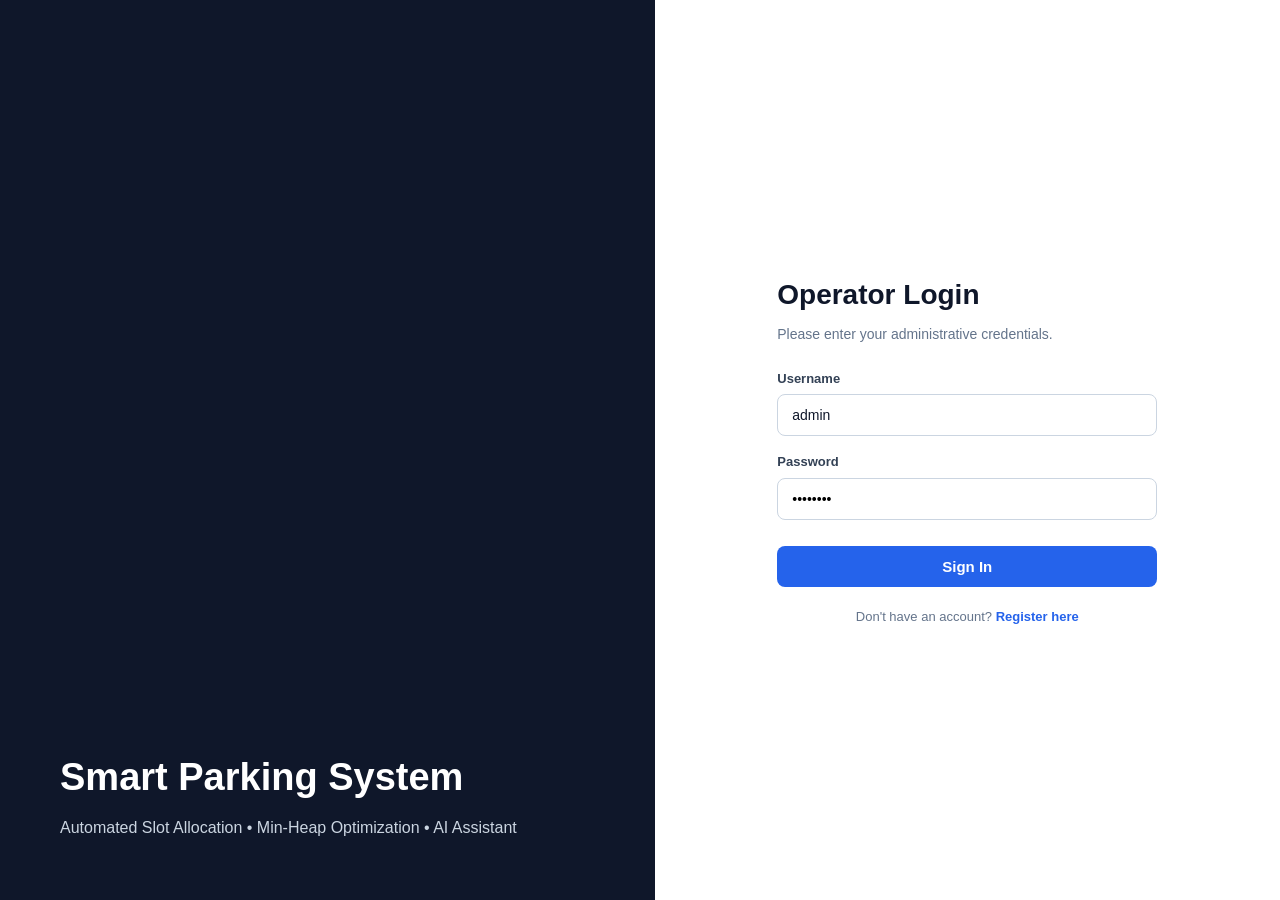
<file: index.html>
<!DOCTYPE html>
<html lang="en">
<head>
    <meta charset="UTF-8">
    <meta name="viewport" content="width=device-width, initial-scale=1.0">
    <title>Smart Parking Management Dashboard</title>
    <link rel="preconnect" href="https://fonts.googleapis.com">
    <link rel="preconnect" href="https://fonts.gstatic.com" crossorigin>
    <link href="https://fonts.googleapis.com/css2?family=Plus+Jakarta+Sans:wght@400;500;600;700;800&family=JetBrains+Mono:wght@500;700&display=swap" rel="stylesheet">
    <link rel="stylesheet" href="style.css">
</head>
<body class="dashboard-body">

    <!-- Top Navigation Bar -->
    <header class="top-nav">
        <div class="nav-brand">
            <div class="brand-icon">🅿️</div>
            <div class="brand-text">
                <h1>YuktiTech <span>OS</span></h1>
                <div class="brand-status">
                    <span class="pulse-indicator"></span>
                    <span class="status-label">System Active</span>
                </div>
            </div>
        </div>

        <div class="nav-search-wrapper">
            <span class="search-icon">🔍</span>
            <input type="text" id="slotSearchInput" placeholder="     Search slot ID or plate number (e.g. DL-01, C-1)..." oninput="handleSearch()">
            <button id="clearSearchBtn" class="clear-search-btn" onclick="clearSearch()" title="Clear Search">✕</button>
        </div>

        <div class="nav-center-clock">
            <div class="clock-time" id="clockTime">--:--:--</div>
            <div class="clock-date" id="clockDate">-- --- ----</div>
        </div>

        <div class="nav-actions">
            <button id="audioToggleBtn" class="nav-pill-btn" onclick="toggleAudio()" title="Sound Effects">
                <span id="audioIcon">🔊</span>
            </button>
            <button id="fullscreenBtn" class="nav-pill-btn" onclick="toggleFullScreen()" title="Toggle Fullscreen">
                <span>⛶</span>
            </button>
            <button id="themeToggleBtn" onclick="toggleTheme()" class="nav-pill-btn theme-btn">
                <span id="themeIcon">🌙</span> <span id="themeText">Dark</span>
            </button>

            <div class="user-chip">
                <div class="user-avatar">👤</div>
                <div class="user-info">
                    <span class="user-role">Operator</span>
                    <b id="displayUser" class="user-name">Admin</b>
                </div>
            </div>

            <button onclick="logout()" class="btn-logout-nav" title="Logout">
                <span>Logout</span>
            </button>
        </div>
    </header>

    <!-- Main Full Screen Content Container -->
    <main class="main-viewport">
        
        <!-- Hero Banner with Slider & Capacity Overview -->
        <section class="hero-strip">
            <div class="hero-bg-container">
                <img id="sliderImage" 
                     src="https://images.unsplash.com/photo-1506521781263-d8422e82f27a?auto=format&fit=crop&w=1920&q=80" 
                     alt="Smart Parking Facility" 
                     class="hero-slider-img">
                <div class="hero-gradient-overlay"></div>
            </div>

            <div class="hero-content">
                <div class="hero-text-block">
                    <h2>Automated Parking & Intelligent Space Allocation</h2>
                    <p class="hero-badges">
                        <span class="badge-tech">⚡ Min-Heap Optimization</span>
                        <span class="badge-tech">🔄 FIFO Queue Waitlist</span>
                        <span class="badge-tech">⏱️ Live Dynamic Billing</span>
                        <span class="badge-tech">🤖 AI Parking Assistant</span>
                    </p>
                </div>

                <!-- Capacity Meter Card -->
                <div class="capacity-card">
                    <div class="capacity-header">
                        <span>Facility Capacity</span>
                        <strong id="occupancyRateText">0% Full</strong>
                    </div>
                    <div class="capacity-progress-track">
                        <div class="capacity-progress-bar" id="occupancyProgressBar" style="width: 0%;"></div>
                    </div>
                    <div class="capacity-details">
                        <span id="capacityBreakdown">0 / 0 Slots in Use</span>
                        <span id="capacityStatusBadge" class="badge-success">Optimal</span>
                    </div>
                </div>
            </div>
        </section>

        <!-- KPI Metrics Grid -->
        <section class="stats-row">
            <div class="stat-card" data-stat="total">
                <div class="stat-icon-wrap total">🅿️</div>
                <div class="stat-meta">
                    <span class="stat-title">Total Capacity</span>
                    <strong class="stat-val" id="stat-total">0</strong>
                </div>
            </div>

            <div class="stat-card" data-stat="available">
                <div class="stat-icon-wrap available">🟢</div>
                <div class="stat-meta">
                    <span class="stat-title">Available Spots</span>
                    <strong class="stat-val color-green" id="stat-free">0</strong>
                </div>
            </div>

            <div class="stat-card" data-stat="occupied">
                <div class="stat-icon-wrap occupied">🔴</div>
                <div class="stat-meta">
                    <span class="stat-title">Occupied Spots</span>
                    <strong class="stat-val color-red" id="stat-occupied">0</strong>
                </div>
            </div>

            <div class="stat-card" data-stat="waiting">
                <div class="stat-icon-wrap waiting">⏳</div>
                <div class="stat-meta">
                    <span class="stat-title">Waitlist Queue</span>
                    <strong class="stat-val color-orange" id="stat-wait">0</strong>
                </div>
            </div>

            <div class="stat-card" data-stat="revenue">
                <div class="stat-icon-wrap revenue">💰</div>
                <div class="stat-meta">
                    <span class="stat-title">Collected Revenue</span>
                    <strong class="stat-val color-blue" id="stat-revenue">₹0.00</strong>
                </div>
            </div>
        </section>

        <!-- Check-In & Check-Out Command Section -->
        <section class="panels-grid">
            <!-- Vehicle Check-In Panel -->
            <div class="panel-box checkin-panel">
                <div class="panel-header">
                    <div class="panel-title-group">
                        <span class="panel-icon">🚗</span>
                        <h3>Vehicle Check-In</h3>
                    </div>
                    <button type="button" class="btn-subtle" onclick="generateRandomPlate()" title="Generate Random Plate">
                        🎲 Sample Plate
                    </button>
                </div>
                
                <div class="form-row-checkin">
                    <div class="input-with-label flex-2">
                        <label for="entryNumber">License Plate Number</label>
                        <div class="input-prefix-box">
                            <span class="plate-flag">🇮🇳</span>
                            <input type="text" id="entryNumber" placeholder="DL-01-AB-1234" autocomplete="off" onkeypress="if(event.key==='Enter') sendParkRequest()">
                        </div>
                    </div>

                    <div class="input-with-label flex-1">
                        <label for="vehicleTypeSelect">Vehicle Category</label>
                        <select id="vehicleTypeSelect">
                            <option value="Car">🚗 Car (₹30/hr)</option>
                            <option value="Bike">🏍️ Bike (₹15/hr)</option>
                        </select>
                    </div>

                    <div class="action-btn-wrap">
                        <label class="invisible-label">Action</label>
                        <button class="btn-action-primary" onclick="sendParkRequest()" id="btnPark">
                            <span>Park Vehicle</span>
                            <kbd>Alt+P</kbd>
                        </button>
                    </div>
                </div>
            </div>

            <!-- Vehicle Check-Out Panel -->
            <div class="panel-box checkout-panel">
                <div class="panel-header">
                    <div class="panel-title-group">
                        <span class="panel-icon">🧾</span>
                        <h3>Vehicle Check-Out & Billing</h3>
                    </div>
                    <span class="subtle-info">Auto rate calculation</span>
                </div>

                <div class="form-row-checkout">
                    <div class="input-with-label flex-2">
                        <label for="exitNumber">Exit License Plate</label>
                        <input type="text" id="exitNumber" placeholder="Enter vehicle plate to vacate..." autocomplete="off" onkeypress="if(event.key==='Enter') sendExitRequest()">
                    </div>

                    <div class="action-btn-wrap">
                        <label class="invisible-label">Action</label>
                        <button class="btn-action-checkout" onclick="sendExitRequest()" id="btnExit">
                            <span>Vacate & Bill</span>
                            <kbd>Alt+E</kbd>
                        </button>
                    </div>
                </div>
            </div>
        </section>

        <!-- Interactive Parking Map Section -->
        <section class="parking-map-section" id="parkingMapSection" aria-labelledby="parkingMapTitle">
            <div class="parking-map-header">
                <div class="map-title-wrap">
                    <span class="map-eyebrow">REAL-TIME FACILITY TELEMETRY</span>
                    <h3 id="parkingMapTitle">🗺️ Interactive Parking Layout & Locations</h3>
                    <p class="map-subtitle">Click an available bay to park immediately, or click an occupied bay to inspect telemetry and vacate.</p>
                </div>

                <div class="map-header-controls">
                    <!-- Min-Heap Best Allocation Pill -->
                    <div class="map-heap-pill" id="mapHeapRecommendation" title="Min-Heap Nearest Free Slot">
                        <span class="heap-icon">⚡</span>
                        <span id="heapSlotText">Min-Heap: Calculating...</span>
                    </div>

                    <!-- View Switcher Tabs -->
                    <div class="map-view-tabs" role="tablist">
                        <button id="mapTabFloor" class="map-tab-btn active" onclick="switchMapView('floor')" role="tab" aria-selected="true">
                            🏢 2D Facility Layout
                        </button>
                        <button id="mapTabGeo" class="map-tab-btn" onclick="switchMapView('geo')" role="tab" aria-selected="false">
                            📍 Campus Location
                        </button>
                    </div>
                </div>
            </div>

            <!-- Map Status & Legend Bar -->
            <div class="map-legend-bar">
                <div class="map-legend-items">
                    <span class="legend-item"><span class="legend-dot available"></span> Available Bay</span>
                    <span class="legend-item"><span class="legend-dot occupied"></span> Occupied Bay</span>
                    <span class="legend-item"><span class="legend-dot best-fit"></span> Min-Heap Best-Fit</span>
                    <span class="legend-item"><span class="legend-icon">🚗</span> 4-Wheeler (₹30/hr)</span>
                    <span class="legend-item"><span class="legend-icon">🏍️</span> 2-Wheeler (₹15/hr)</span>
                </div>
                <div class="map-quick-stats" id="mapQuickStats">
                    <span>Cars: <b id="mapCarStats">0/4 Free</b></span>
                    <span>•</span>
                    <span>Bikes: <b id="mapBikeStats">0/4 Free</b></span>
                </div>
            </div>

            <!-- View 1: 2D Facility Floor Plan -->
            <div class="map-view-container" id="mapViewFloor">
                <div class="facility-canvas-frame">
                    
                    <!-- Entry Barrier Gate -->
                    <div class="gate-strip entry-gate">
                        <div class="gate-indicator">
                            <span class="gate-led pulse-green"></span>
                            <span class="gate-label">MAIN ENTRY GATE</span>
                            <span class="gate-flow-tag">↓ INBOUND (0m Baseline)</span>
                        </div>
                        <div class="gate-barrier-bar">
                            <div class="barrier-stripe"></div>
                            <span class="sensor-badge">RFID & Plate Sensor Active</span>
                        </div>
                    </div>

                    <!-- Zone A: Car Parking Wing -->
                    <div class="facility-parking-zone zone-cars">
                        <div class="zone-header">
                            <div class="zone-title-group">
                                <span class="zone-icon">🚗</span>
                                <h4>Zone A • 4-Wheeler Parking Bays</h4>
                            </div>
                            <span class="zone-badge">Max 4 Vehicles • Rate: ₹30/hr</span>
                        </div>
                        <div class="parking-bays-grid" id="mapCarBaysGrid">
                            <!-- Injected by JavaScript -->
                            <div class="map-loading-placeholder">Loading car bays...</div>
                        </div>
                    </div>

                    <!-- Central Drive Aisle / Traffic Arterial -->
                    <div class="facility-drive-aisle">
                        <div class="aisle-lane-edge top"></div>
                        <div class="aisle-content">
                            <div class="zebra-crossing" title="Pedestrian Crossing">
                                <span></span><span></span><span></span><span></span><span></span><span></span>
                            </div>
                            <div class="aisle-road-markings">
                                <span class="flow-arrow">◀ ENTRY FLOW</span>
                                <div class="dashed-centerline"></div>
                                <span class="flow-arrow">EXIT FLOW ▶</span>
                            </div>
                            <div class="aisle-speed-tag">MAX 10 KM/H</div>
                            <div class="zebra-crossing" title="Pedestrian Crossing">
                                <span></span><span></span><span></span><span></span><span></span><span></span>
                            </div>
                        </div>
                        <div class="aisle-lane-edge bottom"></div>
                    </div>

                    <!-- Zone B: Bike Parking Wing -->
                    <div class="facility-parking-zone zone-bikes">
                        <div class="zone-header">
                            <div class="zone-title-group">
                                <span class="zone-icon">🏍️</span>
                                <h4>Zone B • 2-Wheeler Motorcycle Bays</h4>
                            </div>
                            <span class="zone-badge">Max 4 Two-Wheelers • Rate: ₹15/hr</span>
                        </div>
                        <div class="parking-bays-grid" id="mapBikeBaysGrid">
                            <!-- Injected by JavaScript -->
                            <div class="map-loading-placeholder">Loading bike bays...</div>
                        </div>
                    </div>

                    <!-- Exit Barrier Gate -->
                    <div class="gate-strip exit-gate">
                        <div class="gate-indicator">
                            <span class="gate-led pulse-blue"></span>
                            <span class="gate-label">MAIN EXIT & BILLING BARRIER</span>
                            <span class="gate-flow-tag">↑ OUTBOUND</span>
                        </div>
                        <div class="gate-barrier-bar">
                            <div class="barrier-stripe exit-stripe"></div>
                            <span class="sensor-badge">Auto Ticket & FASTag Reader</span>
                        </div>
                    </div>

                </div>

                <!-- Interactive Slot Inspector Flyout -->
                <div class="bay-inspector-drawer" id="bayInspectorPanel">
                    <div class="inspector-prompt" id="inspectorPrompt">
                        <span class="inspector-prompt-icon">👆</span>
                        <span>Click any parking bay in Zone A or Zone B to inspect live telemetry, driver details, or execute quick check-in / check-out.</span>
                    </div>
                    <div class="inspector-content" id="inspectorContent" style="display: none;">
                        <!-- Injected via selectMapSlot() -->
                    </div>
                </div>
            </div>

            <!-- View 2: Geographic Campus / City Location View -->
            <div class="map-view-container" id="mapViewGeo" style="display: none;">
                <div class="geo-facility-card">
                    <div class="geo-map-visual">
                        <!-- Stylized Interactive Campus Map Vector -->
                        <div class="geo-canvas-backdrop">
                            <div class="geo-grid-pattern"></div>
                            <div class="geo-road road-expressway">
                                <span class="road-name">Tech Boulevard Expressway</span>
                            </div>
                            <div class="geo-road road-campus-loop">
                                <span class="road-name">Innovation Ring Road</span>
                            </div>
                            <div class="geo-building building-hub">
                                <span class="bldg-label">🏢 Tech Park Block A</span>
                            </div>
                            <div class="geo-building building-center">
                                <span class="bldg-label">🔬 R&D Center</span>
                            </div>

                            <!-- The Parking Facility Marker -->
                            <div class="geo-facility-pin">
                                <div class="pin-radar-ring"></div>
                                <div class="pin-marker-core">🅿️</div>
                                <div class="pin-tooltip">
                                    <strong>YuktiTech Smart Hub</strong>
                                    <span>Main Ground Facility</span>
                                </div>
                            </div>
                        </div>

                        <div class="geo-compass-rose">
                            <span class="compass-n">N</span>
                            <div class="compass-needle"></div>
                        </div>
                    </div>

                    <div class="geo-info-details">
                        <div class="geo-info-header">
                            <span class="geo-kicker">PREMISES DIRECTORY</span>
                            <h4>YuktiTech Smart Parking Facility</h4>
                            <p class="geo-address">📍 Block 4, North Tech Campus, Sector 62, Innovation Zone</p>
                        </div>

                        <div class="geo-meta-grid">
                            <div class="geo-meta-item">
                                <span class="geo-meta-label">GPS Coordinates</span>
                                <strong class="geo-meta-val">28.6139° N, 77.2090° E</strong>
                            </div>
                            <div class="geo-meta-item">
                                <span class="geo-meta-label">Total Bays</span>
                                <strong class="geo-meta-val" id="geoTotalBays">8 Active Bays</strong>
                            </div>
                            <div class="geo-meta-item">
                                <span class="geo-meta-label">Access Control</span>
                                <strong class="geo-meta-val color-green">24/7 Automated</strong>
                            </div>
                            <div class="geo-meta-item">
                                <span class="geo-meta-label">Facility Occupancy</span>
                                <strong class="geo-meta-val color-blue" id="geoOccupancyText">0% Full</strong>
                            </div>
                        </div>

                        <div class="geo-amenities-list">
                            <span class="amenity-chip">⚡ EV Charging Available</span>
                            <span class="amenity-chip">📹 24/7 CCTV Surveillance</span>
                            <span class="amenity-chip">♿ Accessible Ramp Access</span>
                            <span class="amenity-chip">🏷️ Automated RFID / FASTag</span>
                        </div>

                        <div class="geo-actions-row">
                            <button class="btn-subtle" onclick="switchMapView('floor')">
                                ⬅️ Back to 2D Bay Layout
                            </button>
                            <button class="btn-action-primary" onclick="showToast('GPS navigation link simulated. Destination: YuktiTech Smart Parking Facility.', 'info')">
                                🧭 Get Directions
                            </button>
                        </div>
                    </div>
                </div>
            </div>

        </section>

        <!-- Live Parking Grid Section -->
        <section class="grid-section">
            <div class="section-top-bar">
                <div class="section-title-wrap">
                    <h3>Live Parking Slots</h3>
                    <span class="section-badge" id="slotsCountBadge">Loading...</span>
                </div>

                <!-- Filter Chips -->
                <div class="filter-chips-group">
                    <button class="chip active" data-filter="all" onclick="setFilter('all', this)">All Slots</button>
                    <button class="chip" data-filter="available" onclick="setFilter('available', this)">🟢 Available</button>
                    <button class="chip" data-filter="occupied" onclick="setFilter('occupied', this)">🔴 Occupied</button>
                    <button class="chip" data-filter="car" onclick="setFilter('car', this)">🚗 Cars Only</button>
                    <button class="chip" data-filter="bike" onclick="setFilter('bike', this)">🏍️ Bikes Only</button>
                </div>
            </div>

            <!-- The Full-Screen Dynamic Grid -->
            <div class="slots-full-grid" id="slotsContainer">
                <!-- Injected via JavaScript -->
            </div>
        </section>

        <!-- Waitlist & Activity Log Row -->
        <section class="logs-dual-section">
            <!-- Waitlist Panel -->
            <div class="log-card waitlist-card">
                <div class="log-card-header">
                    <div class="log-title">
                        <span>⏳</span>
                        <h4>Waitlist (FIFO Queue)</h4>
                    </div>
                    <span class="queue-count-pill" id="queueBadge">0 in line</span>
                </div>
                <div class="waitlist-scroll-area">
                    <ol id="waitingListContainer" class="waitlist-list">
                        <li class="empty-state">No vehicles in waitlist.</li>
                    </ol>
                </div>
            </div>

            <!-- Recent Activity / Transactions Log -->
            <div class="log-card activity-card">
                <div class="log-card-header">
                    <div class="log-title">
                        <span>📋</span>
                        <h4>Recent Activity Log</h4>
                    </div>
                    <div class="log-actions">
                        <button class="btn-small-outline" onclick="exportActivityCSV()" title="Export CSV">
                            📥 Export CSV
                        </button>
                        <button class="btn-small-outline" onclick="clearActivityLog()" title="Clear Log">
                            🗑️ Clear
                        </button>
                    </div>
                </div>
                <div class="activity-table-scroll">
                    <table class="activity-table">
                        <thead>
                            <tr>
                                <th>Time</th>
                                <th>Action</th>
                                <th>Vehicle Plate</th>
                                <th>Category</th>
                                <th>Slot</th>
                                <th>Billed</th>
                            </tr>
                        </thead>
                        <tbody id="activityTableBody">
                            <tr>
                                <td colspan="6" class="empty-state">No recent activity logged yet.</td>
                            </tr>
                        </tbody>
                    </table>
                </div>
            </div>
        </section>

    </main>

    <!-- Receipt / Invoice Modal -->
    <div id="receiptModal" class="modal-backdrop">
        <div class="modal-card">
            <div class="receipt-header">
                <div class="receipt-logo">🅿️</div>
                <h3>Parking Receipt & Invoice</h3>
                <span class="receipt-sub">Smart Parking Automated Billing</span>
            </div>
            
            <div class="receipt-divider"></div>

            <div class="receipt-details">
                <div class="receipt-row"><span>Vehicle Plate:</span><strong id="r-plate">--</strong></div>
                <div class="receipt-row"><span>Assigned Slot:</span><b id="r-slot">--</b></div>
                <div class="receipt-row"><span>Vehicle Type:</span><span id="r-type">--</span></div>
                <div class="receipt-row"><span>Check-In Time:</span><span id="r-in">--</span></div>
                <div class="receipt-row"><span>Check-Out Time:</span><span id="r-out">--</span></div>
                <div class="receipt-row"><span>Billed Duration:</span><span id="r-dur">--</span></div>
                <div class="receipt-row total-highlight">
                    <span>Total Amount Due:</span>
                    <strong id="r-total">₹0.00</strong>
                </div>
            </div>

            <div class="receipt-footer-msg">Thank you for parking with us! Have a safe drive.</div>

            <div class="modal-buttons">
                <button onclick="window.print()" class="btn-print">🖨️ Print Ticket</button>
                <button onclick="closeReceipt()" class="btn-close">Close</button>
            </div>
        </div>
    </div>

    <!-- Quick Slot Check-in Modal -->
    <div id="quickParkModal" class="modal-backdrop">
        <div class="modal-card quick-park-card">
            <div class="receipt-header">
                <div class="receipt-logo">🅿️</div>
                <h3>Direct Slot Parking</h3>
                <span class="receipt-sub" id="quickParkSlotSubtitle">Slot Selected</span>
            </div>
            <div class="receipt-divider"></div>
            <div class="quick-park-form">
                <label for="quickParkPlate">License Plate Number</label>
                <div class="input-prefix-box">
                    <span class="plate-flag">🇮🇳</span>
                    <input type="text" id="quickParkPlate" placeholder="e.g. DL-01-AB-1234">
                </div>
                <input type="hidden" id="quickParkType">
            </div>
            <div class="modal-buttons" style="margin-top: 20px;">
                <button onclick="confirmQuickPark()" class="btn-action-primary">Confirm & Park</button>
                <button onclick="closeQuickPark()" class="btn-close">Cancel</button>
            </div>
        </div>
    </div>

    <!-- Toast Notification Container -->
    <div id="toastContainer" class="toast-container"></div>

    <!-- AI Assistant Floating Widget -->
    <div class="ai-chat-btn" onclick="toggleAIChat()" id="aiFloatingBtn" title="AI Assistant">
        <span class="ai-btn-icon">🤖</span>
        <span class="ai-btn-text">Ask AI Assistant</span>
        <span class="ai-pulse-ring"></span>
    </div>

    <div class="ai-chat-window" id="aiChatWindow">
        <div class="ai-chat-header">
            <div class="ai-header-info">
                <span class="ai-avatar">🤖</span>
                <div>
                    <strong>Parking AI Assistant</strong>
                    <span class="ai-subtext">Online • Natural Language</span>
                </div>
            </div>
            <button class="ai-close-btn" onclick="toggleAIChat()">✕</button>
        </div>

        <div class="ai-chips-bar">
            <button class="ai-prompt-chip" onclick="quickAIPrompt('How many free spots?')">Free spots?</button>
            <button class="ai-prompt-chip" onclick="quickAIPrompt('Show total revenue')">Revenue?</button>
            <button class="ai-prompt-chip" onclick="quickAIPrompt('Park car DL-01-AB-9999')">Park test car</button>
        </div>

        <div class="ai-messages" id="aiMessages">
            <div class="msg bot">
                Hello! I'm your Smart Parking Copilot. You can ask me to park vehicles, vacate slots, check free spaces, or review revenue in plain English.
            </div>
        </div>

        <div class="ai-input-area">
            <input type="text" id="aiUserInput" placeholder="e.g. Park car DL-02-CD-5678..." onkeypress="if(event.key === 'Enter') sendAIMessage()">
            <button onclick="sendAIMessage()">Send</button>
        </div>
    </div>

    <script src="script.js"></script>
</body>
</html>
</file>
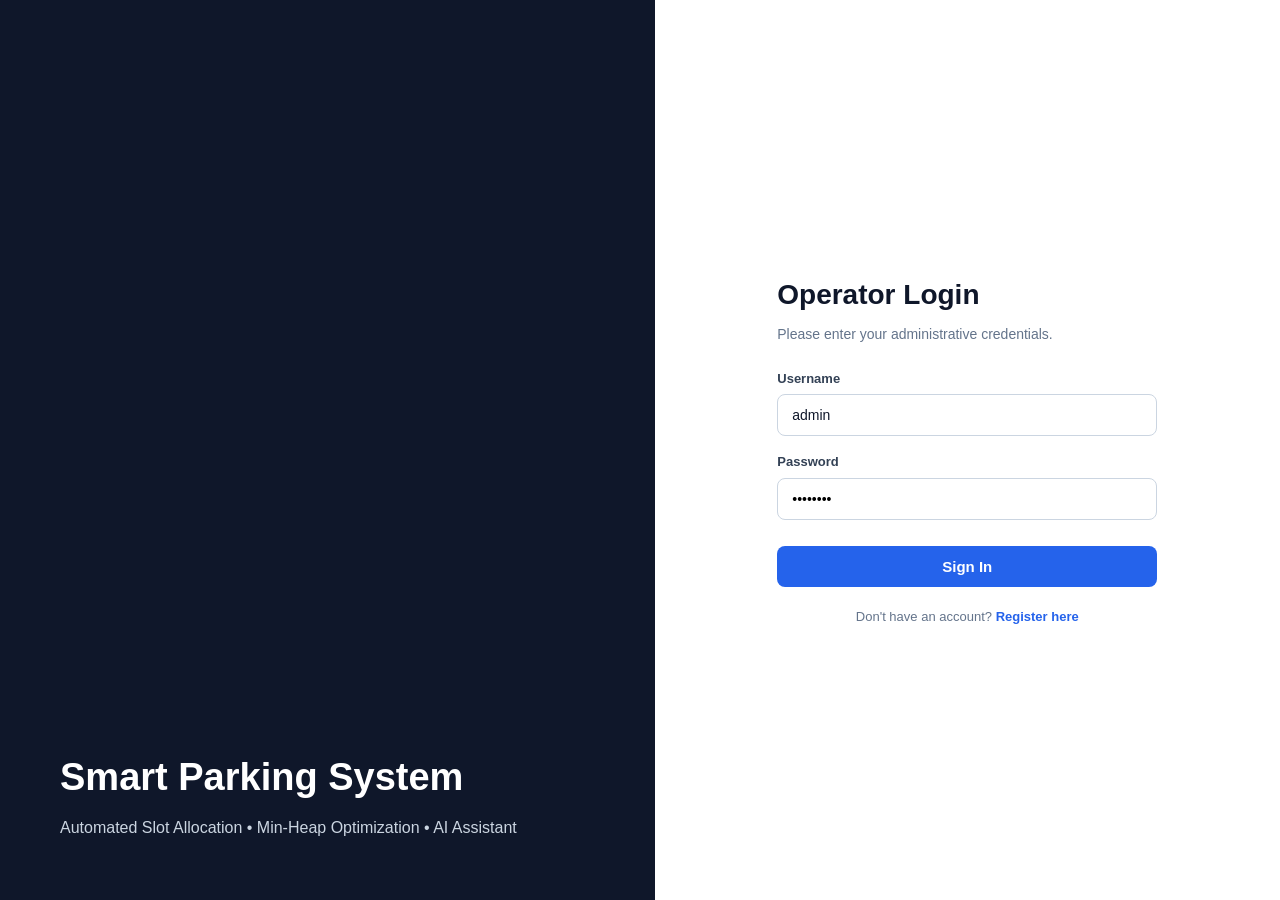
<file: login.html>
<!DOCTYPE html>
<html lang="en">
<head>
    <meta charset="UTF-8">
    <meta name="viewport" content="width=device-width, initial-scale=1.0">
    <title>Login - Smart Parking System</title>
    <link rel="stylesheet" href="style.css">
</head>
<body class="split-body">

<div class="split-wrapper">
    <div class="split-image-panel">
        <div id="splitBg" class="split-bg-image"></div>
        <div class="split-image-overlay">
            <h2>Smart Parking System</h2>
            <p>Automated Slot Allocation • Min-Heap Optimization • AI Assistant</p>
        </div>
    </div>

    <div class="split-form-panel">
        <div class="form-wrapper">
            <h2>Operator Login</h2>
            <p class="sub-heading">Please enter your administrative credentials.</p>

            <div id="loginAlert" class="alert-box"></div>

            <form id="loginForm" onsubmit="handleLogin(event)">
                <div class="form-group">
                    <label>Username</label>
                    <input type="text" id="username" placeholder="admin" value="admin" required autocomplete="username">
                </div>

                <div class="form-group">
                    <label>Password</label>
                    <input type="password" id="password" placeholder="••••••••" value="admin123" required autocomplete="current-password">
                </div>

                <button type="submit" class="btn-primary">Sign In</button>
            </form>

            <p style="margin-top: 20px; font-size: 13px; text-align: center; color: #64748b;">
                Don't have an account? 
                <a href="register.html" style="color: #2563eb; text-decoration: none; font-weight: 600;">Register here</a>
            </p>
        </div>
    </div>
</div>

<script>
    const images = [
        "https://images.unsplash.com/photo-1506521781263-d8422e82f27a?auto=format&fit=crop&w=1600&q=80",
        "https://images.unsplash.com/photo-1470224114660-3f6686c562eb?auto=format&fit=crop&w=1600&q=80",
        "https://images.unsplash.com/photo-1590674899484-d5640e854abe?auto=format&fit=crop&w=1600&q=80"
    ];
    let idx = 0;
    const bgElement = document.getElementById("splitBg");
    bgElement.style.backgroundImage = `url('${images[0]}')`;

    setInterval(() => {
        idx = (idx + 1) % images.length;
        bgElement.style.opacity = "0.2";
        setTimeout(() => {
            bgElement.style.backgroundImage = `url('${images[idx]}')`;
            bgElement.style.opacity = "1";
        }, 400);
    }, 5000);

    async function handleLogin(e) {
        e.preventDefault();
        const username = document.getElementById("username").value.trim();
        const password = document.getElementById("password").value.trim();
        const alertBox = document.getElementById("loginAlert");

        try {
            const apiBase = (window.location.hostname === "localhost" || window.location.hostname === "127.0.0.1" || window.location.protocol === "file:")
                ? "http://127.0.0.1:5000/api"
                : "https://smart-parking-management-5.onrender.com/api";

            const res = await fetch(`${apiBase}/login`, {
                method: "POST",
                headers: { "Content-Type": "application/json" },
                body: JSON.stringify({ username, password })
            });

            const data = await res.json();
            if (data.success) {
                localStorage.setItem("parking_user", data.user);
                window.location.href = "index.html";
            } else {
                alertBox.innerText = data.message || "Invalid credentials!";
                alertBox.style.display = "block";
                alertBox.style.background = "#fee2e2";
                alertBox.style.color = "#dc2626";
            }
        } catch (err) {
            alertBox.innerText = "Cannot connect to the backend server!";
            alertBox.style.display = "block";
            alertBox.style.background = "#fee2e2";
            alertBox.style.color = "#dc2626";
        }
    }
</script>
</body>
</html>
</file>
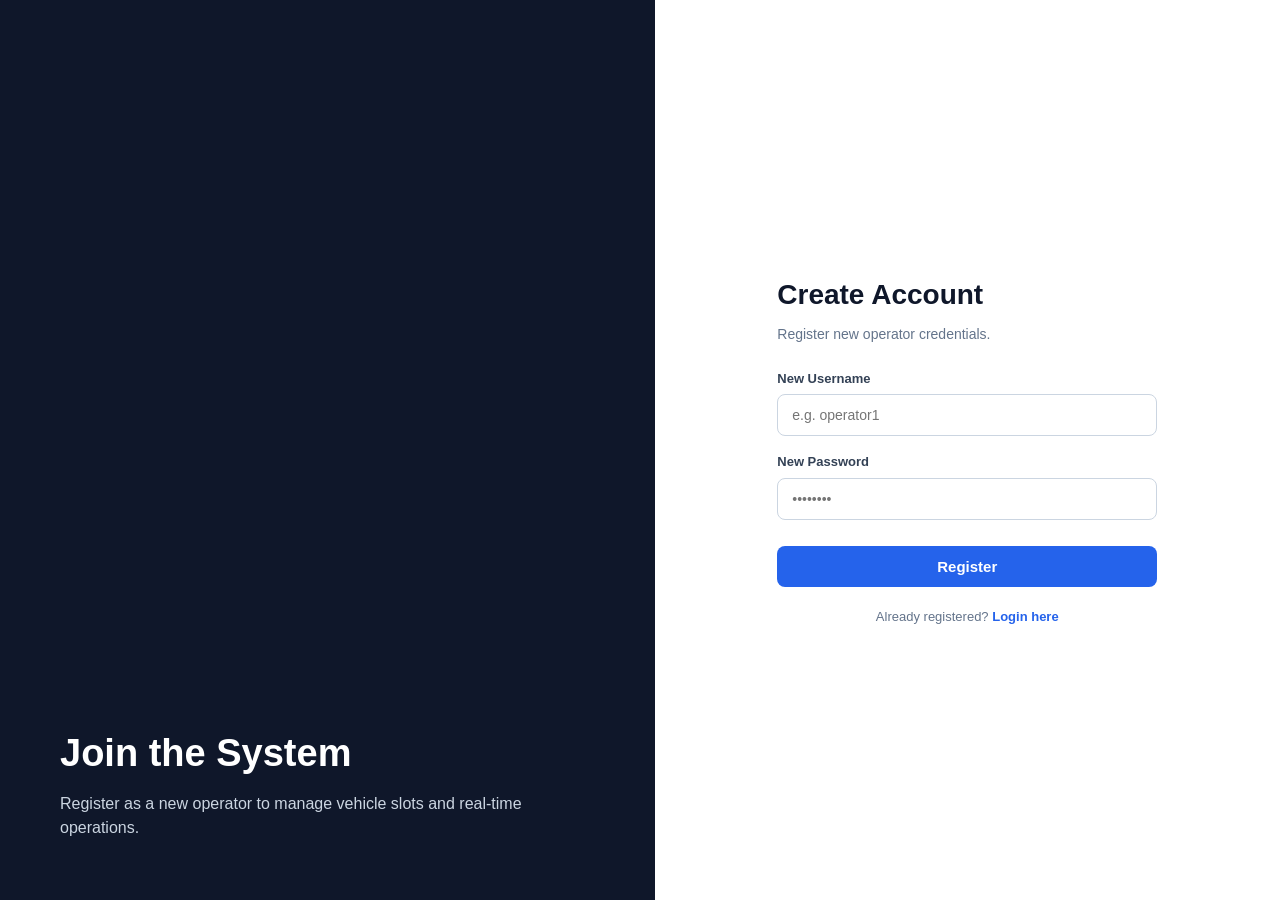
<file: register.html>
<!DOCTYPE html>
<html lang="en">
<head>
    <meta charset="UTF-8">
    <meta name="viewport" content="width=device-width, initial-scale=1.0">
    <title>Register - Smart Parking System</title>
    <link rel="stylesheet" href="style.css">
</head>
<body class="split-body">

<div class="split-wrapper">
    <!-- Left Section: Image Panel -->
    <div class="split-image-panel">
        <div id="splitBg" class="split-bg-image"></div>
        <div class="split-image-overlay">
            <h2>Join the System</h2>
            <p>Register as a new operator to manage vehicle slots and real-time operations.</p>
        </div>
    </div>

    <!-- Right Section: Registration Form -->
    <div class="split-form-panel">
        <div class="form-wrapper">
            <h2>Create Account</h2>
            <p class="sub-heading">Register new operator credentials.</p>

            <div id="registerAlert" class="alert-box"></div>

            <form id="registerForm" onsubmit="handleRegister(event)">
                <div class="form-group">
                    <label>New Username</label>
                    <input type="text" id="regUsername" placeholder="e.g. operator1" required autocomplete="username">
                </div>

                <div class="form-group">
                    <label>New Password</label>
                    <input type="password" id="regPassword" placeholder="••••••••" required autocomplete="new-password">
                </div>

                <button type="submit" class="btn-primary">Register</button>
            </form>

            <p style="margin-top: 20px; font-size: 13px; text-align: center; color: #64748b;">
                Already registered? 
                <a href="login.html" style="color: #2563eb; text-decoration: none; font-weight: 600;">Login here</a>
            </p>
        </div>
    </div>
</div>

<script>
    // Background Image
    const bgElement = document.getElementById("splitBg");
    bgElement.style.backgroundImage = "url('https://images.unsplash.com/photo-1506521781263-d8422e82f27a?auto=format&fit=crop&w=1600&q=80')";

    async function handleRegister(e) {
        e.preventDefault();
        const username = document.getElementById("regUsername").value.trim();
        const password = document.getElementById("regPassword").value.trim();
        const alertBox = document.getElementById("registerAlert");

        try {
            const apiBase = (window.location.hostname === "localhost" || window.location.hostname === "127.0.0.1" || window.location.protocol === "file:")
                ? "http://127.0.0.1:5000/api"
                : "https://smart-parking-management-5.onrender.com/api";

            const res = await fetch(`${apiBase}/register`, {
                method: "POST",
                headers: { "Content-Type": "application/json" },
                body: JSON.stringify({ username, password })
            });

            const data = await res.json();
            if (data.success) {
                alertBox.innerText = data.message;
                alertBox.style.display = "block";
                alertBox.style.background = "#dcfce7";
                alertBox.style.color = "#15803d";
                setTimeout(() => {
                    window.location.href = "login.html";
                }, 1500);
            } else {
                alertBox.innerText = data.message || "Registration failed!";
                alertBox.style.display = "block";
                alertBox.style.background = "#fee2e2";
                alertBox.style.color = "#dc2626";
            }
        } catch (err) {
            alertBox.innerText = "Cannot connect to server!";
            alertBox.style.display = "block";
            alertBox.style.background = "#fee2e2";
            alertBox.style.color = "#dc2626";
        }
    }
</script>
</body>
</html>
</file>
<file: style.css>
/* ==========================================================================
   Smart Parking Management System - Core Stylesheet & Design System
   Full-Screen Responsive Architecture with Glassmorphism & Dark Mode
   ========================================================================== */

:root {
    --font-main: 'Plus Jakarta Sans', -apple-system, BlinkMacSystemFont, 'Segoe UI', Roboto, sans-serif;
    --font-mono: 'JetBrains Mono', monospace;

    /* Light Theme Palette */
    --bg-body: #f8fafc;
    --bg-surface: #ffffff;
    --bg-surface-elevated: #ffffff;
    --bg-panel: #f1f5f9;
    --bg-panel-subtle: #f8fafc;
    --bg-glass: rgba(255, 255, 255, 0.85);

    --text-primary: #0f172a;
    --text-secondary: #475569;
    --text-muted: #94a3b8;

    --border-color: #e2e8f0;
    --border-focus: #3b82f6;

    --primary: #2563eb;
    --primary-hover: #1d4ed8;
    --primary-glow: rgba(37, 99, 235, 0.25);

    --success: #16a34a;
    --success-bg: #f0fdf4;
    --success-border: #86efac;

    --danger: #dc2626;
    --danger-bg: #fef2f2;
    --danger-border: #fca5a5;

    --warning: #ea580c;
    --warning-bg: #fff7ed;
    --warning-border: #fdba74;

    --info: #0284c7;

    --shadow-sm: 0 1px 2px 0 rgba(0, 0, 0, 0.05);
    --shadow-md: 0 4px 6px -1px rgba(0, 0, 0, 0.08), 0 2px 4px -2px rgba(0, 0, 0, 0.05);
    --shadow-lg: 0 10px 15px -3px rgba(0, 0, 0, 0.08), 0 4px 6px -4px rgba(0, 0, 0, 0.04);
    --shadow-xl: 0 20px 25px -5px rgba(0, 0, 0, 0.1), 0 8px 10px -6px rgba(0, 0, 0, 0.04);

    --radius-sm: 6px;
    --radius-md: 10px;
    --radius-lg: 14px;
    --radius-xl: 20px;

    --transition-fast: 0.15s ease;
    --transition-base: 0.25s ease;
}

[data-theme="dark"] {
    /* Dark Theme Palette */
    --bg-body: #090d16;
    --bg-surface: #111827;
    --bg-surface-elevated: #1f2937;
    --bg-panel: #162032;
    --bg-panel-subtle: #0f172a;
    --bg-glass: rgba(17, 24, 39, 0.88);

    --text-primary: #f9fafb;
    --text-secondary: #9ca3af;
    --text-muted: #6b7280;

    --border-color: #1f2d42;
    --border-focus: #60a5fa;

    --primary: #3b82f6;
    --primary-hover: #2563eb;
    --primary-glow: rgba(59, 130, 246, 0.3);

    --success: #22c55e;
    --success-bg: rgba(34, 197, 94, 0.12);
    --success-border: rgba(34, 197, 94, 0.35);

    --danger: #ef4444;
    --danger-bg: rgba(239, 68, 68, 0.15);
    --danger-border: rgba(239, 68, 68, 0.4);

    --warning: #f97316;
    --warning-bg: rgba(249, 115, 22, 0.15);
    --warning-border: rgba(249, 115, 22, 0.35);

    --shadow-sm: 0 1px 2px 0 rgba(0, 0, 0, 0.4);
    --shadow-md: 0 4px 6px -1px rgba(0, 0, 0, 0.5);
    --shadow-lg: 0 10px 20px -3px rgba(0, 0, 0, 0.6);
    --shadow-xl: 0 20px 30px -5px rgba(0, 0, 0, 0.7);
}

/* Base Reset & Typography */
* {
    box-sizing: border-box;
    margin: 0;
    padding: 0;
}

html {
    height: 100%;
    font-size: 14px;
}

body {
    font-family: var(--font-main);
    background-color: var(--bg-body);
    color: var(--text-primary);
    min-height: 100vh;
    line-height: 1.5;
    -webkit-font-smoothing: antialiased;
    transition: background-color var(--transition-base), color var(--transition-base);
}

.dashboard-body {
    display: flex;
    flex-direction: column;
    width: 100%;
    min-height: 100vh;
    padding: 0;
    overflow-x: hidden;
}

/* ==========================================================================
   Top Navigation Bar (Full Screen Header)
   ========================================================================== */

.top-nav {
    position: sticky;
    top: 0;
    z-index: 100;
    display: flex;
    align-items: center;
    justify-content: space-between;
    gap: 16px;
    padding: 10px 24px;
    background: var(--bg-glass);
    backdrop-filter: blur(14px);
    -webkit-backdrop-filter: blur(14px);
    border-bottom: 1px solid var(--border-color);
    box-shadow: var(--shadow-sm);
    width: 100%;
}

.nav-brand {
    display: flex;
    align-items: center;
    gap: 12px;
    text-decoration: none;
    flex-shrink: 0;
}

.brand-icon {
    font-size: 26px;
    background: var(--primary-glow);
    border-radius: var(--radius-md);
    width: 42px;
    height: 42px;
    display: flex;
    align-items: center;
    justify-content: center;
}

.brand-text h1 {
    font-size: 18px;
    font-weight: 800;
    letter-spacing: -0.02em;
    color: var(--text-primary);
    line-height: 1.1;
}

.brand-text h1 span {
    color: var(--primary);
    background: linear-gradient(135deg, var(--primary), #8b5cf6);
    -webkit-background-clip: text;
    -webkit-text-fill-color: transparent;
}

.brand-status {
    display: flex;
    align-items: center;
    gap: 6px;
    margin-top: 2px;
}

.pulse-indicator {
    width: 7px;
    height: 7px;
    border-radius: 50%;
    background-color: var(--success);
    box-shadow: 0 0 0 0 rgba(34, 197, 94, 0.7);
    animation: pulseGlow 2s infinite;
}

@keyframes pulseGlow {
    0% { box-shadow: 0 0 0 0 rgba(34, 197, 94, 0.7); }
    70% { box-shadow: 0 0 0 6px rgba(34, 197, 94, 0); }
    100% { box-shadow: 0 0 0 0 rgba(34, 197, 94, 0); }
}

.status-label {
    font-size: 11px;
    font-weight: 600;
    color: var(--success);
    letter-spacing: 0.04em;
    text-transform: uppercase;
}

/* Nav Search Bar */
.nav-search-wrapper {
    position: relative;
    flex: 1;
    max-width: 420px;
    display: flex;
    align-items: center;
}

.nav-search-wrapper .search-icon {
    position: absolute;
    left: 12px;
    font-size: 14px;
    color: var(--text-muted);
    pointer-events: none;
}

.nav-search-wrapper input {
    width: 100%;
    padding: 8px 34px 8px 36px;
    background: var(--bg-surface-elevated);
    border: 1px solid var(--border-color);
    border-radius: var(--radius-xl);
    font-size: 13px;
    color: var(--text-primary);
    outline: none;
    transition: all var(--transition-fast);
}

.nav-search-wrapper input:focus {
    border-color: var(--primary);
    box-shadow: 0 0 0 3px var(--primary-glow);
    background: var(--bg-surface);
}

.clear-search-btn {
    position: absolute;
    right: 10px;
    background: none;
    border: none;
    color: var(--text-muted);
    cursor: pointer;
    font-size: 12px;
    padding: 2px 6px;
    border-radius: 50%;
    display: none;
}

.clear-search-btn:hover {
    color: var(--text-primary);
}

/* Nav Live Clock */
.nav-center-clock {
    display: flex;
    flex-direction: column;
    align-items: center;
    justify-content: center;
    padding: 4px 16px;
    background: var(--bg-panel);
    border-radius: var(--radius-lg);
    border: 1px solid var(--border-color);
    flex-shrink: 0;
}

.clock-time {
    font-family: var(--font-mono);
    font-size: 14px;
    font-weight: 700;
    color: var(--primary);
    letter-spacing: 0.05em;
    line-height: 1.1;
}

.clock-date {
    font-size: 10px;
    font-weight: 500;
    color: var(--text-muted);
}

/* Nav Actions & User */
.nav-actions {
    display: flex;
    align-items: center;
    gap: 8px;
    flex-shrink: 0;
}

.nav-pill-btn {
    display: inline-flex;
    align-items: center;
    justify-content: center;
    gap: 6px;
    background: var(--bg-surface-elevated);
    border: 1px solid var(--border-color);
    color: var(--text-primary);
    padding: 7px 12px;
    border-radius: var(--radius-xl);
    font-size: 12px;
    font-weight: 600;
    cursor: pointer;
    transition: all var(--transition-fast);
}

.nav-pill-btn:hover {
    background: var(--bg-panel);
    border-color: var(--primary);
    transform: translateY(-1px);
}

.user-chip {
    display: flex;
    align-items: center;
    gap: 8px;
    padding: 4px 12px 4px 6px;
    background: var(--bg-panel);
    border: 1px solid var(--border-color);
    border-radius: var(--radius-xl);
}

.user-avatar {
    width: 28px;
    height: 28px;
    border-radius: 50%;
    background: var(--primary-glow);
    display: flex;
    align-items: center;
    justify-content: center;
    font-size: 14px;
}

.user-info {
    display: flex;
    flex-direction: column;
    line-height: 1.1;
}

.user-role {
    font-size: 9px;
    text-transform: uppercase;
    color: var(--text-muted);
    font-weight: 700;
}

.user-name {
    font-size: 12px;
    font-weight: 700;
    color: var(--text-primary);
}

.btn-logout-nav {
    background: #ef4444;
    color: white;
    border: none;
    padding: 7px 14px;
    border-radius: var(--radius-xl);
    font-size: 12px;
    font-weight: 700;
    cursor: pointer;
    transition: all var(--transition-fast);
}

.btn-logout-nav:hover {
    background: #dc2626;
    box-shadow: 0 4px 12px rgba(239, 68, 68, 0.35);
}

/* ==========================================================================
   Main Viewport Layout (Full Screen)
   ========================================================================== */

.main-viewport {
    flex: 1;
    width: 100%;
    max-width: 100%;
    padding: 20px 24px 60px 24px;
    display: flex;
    flex-direction: column;
    gap: 20px;
}

/* ==========================================================================
   Hero Strip & Capacity Overview
   ========================================================================== */

.hero-strip {
    position: relative;
    border-radius: var(--radius-lg);
    overflow: hidden;
    min-height: 150px;
    display: flex;
    align-items: center;
    box-shadow: var(--shadow-md);
    border: 1px solid var(--border-color);
}

.hero-bg-container {
    position: absolute;
    inset: 0;
    z-index: 1;
}

.hero-slider-img {
    width: 100%;
    height: 100%;
    object-fit: cover;
    transition: opacity 0.8s ease-in-out;
}

.hero-gradient-overlay {
    position: absolute;
    inset: 0;
    background: linear-gradient(90deg, rgba(15, 23, 42, 0.94) 0%, rgba(15, 23, 42, 0.85) 50%, rgba(15, 23, 42, 0.72) 100%);
}

.hero-content {
    position: relative;
    z-index: 2;
    display: flex;
    align-items: center;
    justify-content: space-between;
    gap: 24px;
    width: 100%;
    padding: 24px 30px;
    color: #ffffff;
}

.hero-text-block h2 {
    font-size: 22px;
    font-weight: 800;
    letter-spacing: -0.02em;
    margin-bottom: 8px;
    color: #f8fafc;
}

.hero-badges {
    display: flex;
    flex-wrap: wrap;
    gap: 8px;
}

.badge-tech {
    background: rgba(255, 255, 255, 0.12);
    border: 1px solid rgba(255, 255, 255, 0.2);
    backdrop-filter: blur(6px);
    padding: 4px 10px;
    border-radius: var(--radius-xl);
    font-size: 11px;
    font-weight: 600;
    color: #e2e8f0;
}

/* Capacity Meter Box */
.capacity-card {
    background: rgba(15, 23, 42, 0.65);
    border: 1px solid rgba(255, 255, 255, 0.2);
    backdrop-filter: blur(12px);
    padding: 16px 20px;
    border-radius: var(--radius-lg);
    width: 320px;
    flex-shrink: 0;
}

.capacity-header {
    display: flex;
    justify-content: space-between;
    align-items: center;
    margin-bottom: 8px;
    font-size: 13px;
    color: #cbd5e1;
}

.capacity-header strong {
    font-size: 15px;
    color: #ffffff;
    font-weight: 700;
}

.capacity-progress-track {
    width: 100%;
    height: 10px;
    background: rgba(255, 255, 255, 0.15);
    border-radius: var(--radius-xl);
    overflow: hidden;
    margin-bottom: 8px;
}

.capacity-progress-bar {
    height: 100%;
    border-radius: var(--radius-xl);
    background: linear-gradient(90deg, #22c55e, #3b82f6);
    transition: width 0.5s ease, background 0.5s ease;
}

.capacity-details {
    display: flex;
    justify-content: space-between;
    align-items: center;
    font-size: 11px;
    color: #94a3b8;
}

.badge-success {
    background: rgba(34, 197, 94, 0.25);
    color: #4ade80;
    padding: 2px 8px;
    border-radius: var(--radius-xl);
    font-weight: 700;
    text-transform: uppercase;
    font-size: 10px;
}

/* ==========================================================================
   Stats KPI Cards Row
   ========================================================================== */

.stats-row {
    display: grid;
    grid-template-columns: repeat(5, 1fr);
    gap: 16px;
    width: 100%;
}

.stat-card {
    background: var(--bg-surface);
    border: 1px solid var(--border-color);
    border-radius: var(--radius-lg);
    padding: 16px 18px;
    display: flex;
    align-items: center;
    gap: 14px;
    box-shadow: var(--shadow-sm);
    transition: all var(--transition-base);
}

.stat-card:hover {
    transform: translateY(-2px);
    box-shadow: var(--shadow-md);
    border-color: var(--primary);
}

.stat-icon-wrap {
    width: 46px;
    height: 46px;
    border-radius: var(--radius-md);
    display: flex;
    align-items: center;
    justify-content: center;
    font-size: 20px;
    flex-shrink: 0;
    background: var(--bg-panel);
}

.stat-meta {
    display: flex;
    flex-direction: column;
}

.stat-title {
    font-size: 12px;
    font-weight: 600;
    color: var(--text-secondary);
    text-transform: uppercase;
    letter-spacing: 0.04em;
}

.stat-val {
    font-family: var(--font-mono);
    font-size: 24px;
    font-weight: 800;
    color: var(--text-primary);
    line-height: 1.1;
    margin-top: 2px;
}

.color-green { color: #16a34a !important; }
.color-red { color: #dc2626 !important; }
.color-orange { color: #ea580c !important; }
.color-blue { color: #2563eb !important; }

/* ==========================================================================
   Panels Grid (Check-In & Check-Out Command Section)
   ========================================================================== */

.panels-grid {
    display: grid;
    grid-template-columns: 1.2fr 1fr;
    gap: 20px;
    width: 100%;
}

.panel-box {
    background: var(--bg-surface);
    border: 1px solid var(--border-color);
    border-radius: var(--radius-lg);
    padding: 20px 22px;
    box-shadow: var(--shadow-sm);
    transition: border-color var(--transition-fast);
}

.panel-box:focus-within {
    border-color: var(--primary);
}

.panel-header {
    display: flex;
    justify-content: space-between;
    align-items: center;
    margin-bottom: 16px;
    padding-bottom: 10px;
    border-bottom: 1px solid var(--border-color);
}

.panel-title-group {
    display: flex;
    align-items: center;
    gap: 8px;
}

.panel-icon {
    font-size: 18px;
}

.panel-header h3 {
    font-size: 15px;
    font-weight: 700;
    color: var(--text-primary);
}

.btn-subtle {
    background: var(--bg-panel);
    border: 1px solid var(--border-color);
    color: var(--text-secondary);
    font-size: 11px;
    font-weight: 600;
    padding: 4px 10px;
    border-radius: var(--radius-xl);
    cursor: pointer;
    transition: all var(--transition-fast);
}

.btn-subtle:hover {
    background: var(--primary-glow);
    color: var(--primary);
    border-color: var(--primary);
}

.subtle-info {
    font-size: 11px;
    color: var(--text-muted);
}

.form-row-checkin,
.form-row-checkout {
    display: flex;
    align-items: flex-end;
    gap: 12px;
}

.flex-1 { flex: 1; }
.flex-2 { flex: 2; }

.input-with-label {
    display: flex;
    flex-direction: column;
    gap: 6px;
}

.input-with-label label {
    font-size: 11px;
    font-weight: 700;
    text-transform: uppercase;
    letter-spacing: 0.04em;
    color: var(--text-secondary);
}

.invisible-label {
    visibility: hidden;
    font-size: 11px;
}

.input-prefix-box {
    position: relative;
    display: flex;
    align-items: center;
}

.plate-flag {
    position: absolute;
    left: 12px;
    font-size: 16px;
    pointer-events: none;
}

.input-prefix-box input {
    padding-left: 40px !important;
}

input[type="text"],
select {
    width: 100%;
    padding: 11px 14px;
    background: var(--bg-surface-elevated);
    border: 1px solid var(--border-color);
    border-radius: var(--radius-md);
    font-family: var(--font-main);
    font-size: 13px;
    color: var(--text-primary);
    outline: none;
    transition: all var(--transition-fast);
}

input[type="text"]:focus,
select:focus {
    border-color: var(--primary);
    box-shadow: 0 0 0 3px var(--primary-glow);
    background: var(--bg-surface);
}

select {
    cursor: pointer;
}

.action-btn-wrap {
    display: flex;
    flex-direction: column;
    gap: 6px;
}

.btn-action-primary,
.btn-action-checkout {
    display: inline-flex;
    align-items: center;
    justify-content: center;
    gap: 8px;
    padding: 11px 20px;
    border-radius: var(--radius-md);
    font-size: 13px;
    font-weight: 700;
    border: none;
    cursor: pointer;
    white-space: nowrap;
    transition: all var(--transition-fast);
}

.btn-action-primary {
    background: var(--primary);
    color: #ffffff;
}

.btn-action-primary:hover {
    background: var(--primary-hover);
    box-shadow: 0 4px 12px var(--primary-glow);
    transform: translateY(-1px);
}

.btn-action-checkout {
    background: #059669;
    color: #ffffff;
}

.btn-action-checkout:hover {
    background: #047857;
    box-shadow: 0 4px 12px rgba(5, 150, 105, 0.3);
    transform: translateY(-1px);
}

kbd {
    background: rgba(255, 255, 255, 0.22);
    border-radius: 4px;
    padding: 2px 6px;
    font-size: 10px;
    font-family: var(--font-mono);
}

/* ==========================================================================
   Live Parking Grid Section
   ========================================================================== */

.grid-section {
    width: 100%;
    display: flex;
    flex-direction: column;
    gap: 14px;
}

.section-top-bar {
    display: flex;
    align-items: center;
    justify-content: space-between;
    flex-wrap: wrap;
    gap: 12px;
}

.section-title-wrap {
    display: flex;
    align-items: center;
    gap: 10px;
}

.section-title-wrap h3 {
    font-size: 17px;
    font-weight: 800;
    color: var(--text-primary);
}

.section-badge {
    background: var(--bg-panel);
    border: 1px solid var(--border-color);
    padding: 3px 10px;
    border-radius: var(--radius-xl);
    font-size: 11px;
    font-weight: 700;
    color: var(--text-secondary);
}

/* Filter Chips Group */
.filter-chips-group {
    display: flex;
    align-items: center;
    gap: 8px;
    flex-wrap: wrap;
}

.chip {
    background: var(--bg-surface);
    border: 1px solid var(--border-color);
    color: var(--text-secondary);
    padding: 6px 14px;
    border-radius: var(--radius-xl);
    font-size: 12px;
    font-weight: 600;
    cursor: pointer;
    transition: all var(--transition-fast);
}

.chip:hover {
    border-color: var(--primary);
    color: var(--text-primary);
    background: var(--bg-panel);
}

.chip.active {
    background: var(--primary);
    color: #ffffff;
    border-color: var(--primary);
    box-shadow: 0 2px 8px var(--primary-glow);
}

/* The Full-Screen Dynamic Slots Grid */
.slots-full-grid {
    display: grid;
    grid-template-columns: repeat(auto-fill, minmax(240px, 1fr));
    gap: 16px;
    width: 100%;
}

.slot-card-item {
    background: var(--bg-surface);
    border: 2px solid var(--border-color);
    border-radius: var(--radius-lg);
    padding: 16px;
    display: flex;
    flex-direction: column;
    justify-content: space-between;
    min-height: 170px;
    box-shadow: var(--shadow-sm);
    position: relative;
    overflow: hidden;
    transition: all var(--transition-base);
    cursor: default;
}

.slot-card-item:hover {
    transform: translateY(-3px);
    box-shadow: var(--shadow-md);
}

/* Free Slot State */
.slot-card-item.free {
    border-color: var(--success-border);
    background: var(--success-bg);
}

.slot-card-item.free:hover {
    border-color: var(--success);
    cursor: pointer;
}

/* Occupied Slot State */
.slot-card-item.occupied {
    border-color: var(--danger-border);
    background: var(--danger-bg);
}

.slot-card-item.highlight-search {
    border-color: #f59e0b !important;
    box-shadow: 0 0 0 3px rgba(245, 158, 11, 0.45) !important;
    animation: searchPulse 1.5s infinite;
}

@keyframes searchPulse {
    0% { transform: scale(1); }
    50% { transform: scale(1.02); }
    100% { transform: scale(1); }
}

.slot-header {
    display: flex;
    justify-content: space-between;
    align-items: center;
}

.slot-id-badge {
    font-family: var(--font-mono);
    font-size: 15px;
    font-weight: 800;
    color: var(--text-primary);
}

.slot-tag {
    font-size: 10px;
    font-weight: 700;
    text-transform: uppercase;
    padding: 2px 8px;
    border-radius: var(--radius-xl);
}

.slot-tag.available {
    background: rgba(34, 197, 94, 0.2);
    color: #16a34a;
}

.slot-tag.in-use {
    background: rgba(239, 68, 68, 0.2);
    color: #dc2626;
}

.slot-center {
    display: flex;
    flex-direction: column;
    align-items: center;
    justify-content: center;
    padding: 8px 0;
    text-align: center;
}

.slot-center-icon {
    font-size: 32px;
    margin-bottom: 4px;
}

.slot-plate-text {
    font-family: var(--font-mono);
    font-size: 15px;
    font-weight: 800;
    letter-spacing: 0.05em;
    color: var(--text-primary);
    background: var(--bg-surface);
    padding: 3px 10px;
    border-radius: var(--radius-sm);
    border: 1px solid var(--border-color);
}

.slot-empty-text {
    font-size: 12px;
    font-weight: 600;
    color: var(--success);
}

.slot-footer {
    display: flex;
    align-items: center;
    justify-content: space-between;
    padding-top: 8px;
    border-top: 1px solid rgba(0, 0, 0, 0.06);
    font-size: 11px;
    color: var(--text-secondary);
}

[data-theme="dark"] .slot-footer {
    border-top-color: rgba(255, 255, 255, 0.08);
}

.slot-distance {
    display: flex;
    align-items: center;
    gap: 4px;
}

.slot-live-cost {
    font-family: var(--font-mono);
    font-weight: 700;
    color: var(--primary);
}

.slot-live-timer {
    font-family: var(--font-mono);
    font-size: 11px;
    color: var(--text-secondary);
    background: var(--bg-surface);
    padding: 2px 6px;
    border-radius: 4px;
    border: 1px solid var(--border-color);
}

.btn-quick-vacate-pill {
    background: var(--danger);
    color: #ffffff;
    border: none;
    font-size: 11px;
    font-weight: 700;
    padding: 5px 10px;
    border-radius: var(--radius-xl);
    cursor: pointer;
    transition: all var(--transition-fast);
}

.btn-quick-vacate-pill:hover {
    background: #b91c1c;
    box-shadow: 0 2px 8px rgba(220, 38, 38, 0.35);
}

/* ==========================================================================
   Logs Dual Section (Waitlist & Activity Table)
   ========================================================================== */

.logs-dual-section {
    display: grid;
    grid-template-columns: 1fr 2fr;
    gap: 20px;
    width: 100%;
}

.log-card {
    background: var(--bg-surface);
    border: 1px solid var(--border-color);
    border-radius: var(--radius-lg);
    padding: 18px 20px;
    box-shadow: var(--shadow-sm);
    display: flex;
    flex-direction: column;
}

.log-card-header {
    display: flex;
    justify-content: space-between;
    align-items: center;
    margin-bottom: 14px;
    padding-bottom: 10px;
    border-bottom: 1px solid var(--border-color);
}

.log-title {
    display: flex;
    align-items: center;
    gap: 8px;
}

.log-title h4 {
    font-size: 14px;
    font-weight: 700;
    color: var(--text-primary);
}

.queue-count-pill {
    background: var(--warning-bg);
    border: 1px solid var(--warning-border);
    color: var(--warning);
    font-size: 11px;
    font-weight: 700;
    padding: 2px 10px;
    border-radius: var(--radius-xl);
}

.log-actions {
    display: flex;
    align-items: center;
    gap: 8px;
}

.btn-small-outline {
    background: var(--bg-panel);
    border: 1px solid var(--border-color);
    color: var(--text-secondary);
    font-size: 11px;
    font-weight: 600;
    padding: 4px 10px;
    border-radius: var(--radius-md);
    cursor: pointer;
    transition: all var(--transition-fast);
}

.btn-small-outline:hover {
    background: var(--bg-surface-elevated);
    border-color: var(--primary);
    color: var(--primary);
}

.waitlist-scroll-area {
    max-height: 220px;
    overflow-y: auto;
}

.waitlist-list {
    padding-left: 20px;
    font-size: 13px;
    color: var(--text-primary);
}

.waitlist-list li {
    padding: 6px 0;
    border-bottom: 1px dashed var(--border-color);
}

.waitlist-list li:last-child {
    border-bottom: none;
}

.empty-state {
    list-style: none;
    color: var(--text-muted);
    font-style: italic;
    text-align: center;
    padding: 16px 0 !important;
}

.activity-table-scroll {
    max-height: 220px;
    overflow-y: auto;
}

.activity-table {
    width: 100%;
    border-collapse: collapse;
    font-size: 12px;
}

.activity-table th {
    text-align: left;
    padding: 8px 10px;
    background: var(--bg-panel);
    color: var(--text-secondary);
    font-weight: 700;
    text-transform: uppercase;
    font-size: 10px;
    letter-spacing: 0.04em;
    position: sticky;
    top: 0;
    z-index: 2;
}

.activity-table td {
    padding: 9px 10px;
    border-bottom: 1px solid var(--border-color);
    color: var(--text-primary);
}

.badge-act {
    display: inline-block;
    padding: 2px 8px;
    border-radius: var(--radius-xl);
    font-size: 10px;
    font-weight: 700;
}

.badge-act.park {
    background: rgba(34, 197, 94, 0.15);
    color: #16a34a;
}

.badge-act.exit {
    background: rgba(239, 68, 68, 0.15);
    color: #dc2626;
}

/* ==========================================================================
   Modals (Receipt & Quick Park)
   ========================================================================== */

.modal-backdrop {
    display: none;
    position: fixed;
    inset: 0;
    background: rgba(15, 23, 42, 0.7);
    backdrop-filter: blur(8px);
    -webkit-backdrop-filter: blur(8px);
    justify-content: center;
    align-items: center;
    z-index: 1000;
    padding: 20px;
}

.modal-card {
    background: var(--bg-surface);
    color: var(--text-primary);
    border: 1px solid var(--border-color);
    padding: 26px;
    border-radius: var(--radius-lg);
    width: 100%;
    max-width: 380px;
    box-shadow: var(--shadow-xl);
    animation: modalAppear 0.25s ease-out;
}

@keyframes modalAppear {
    from { opacity: 0; transform: scale(0.95); }
    to { opacity: 1; transform: scale(1); }
}

.receipt-header {
    text-align: center;
    margin-bottom: 12px;
}

.receipt-logo {
    font-size: 32px;
    margin-bottom: 4px;
}

.receipt-header h3 {
    font-size: 17px;
    font-weight: 800;
    color: var(--text-primary);
}

.receipt-sub {
    font-size: 11px;
    color: var(--text-muted);
}

.receipt-divider {
    height: 1px;
    background: var(--border-color);
    margin: 14px 0;
}

.receipt-details {
    display: flex;
    flex-direction: column;
    gap: 8px;
    font-size: 13px;
}

.receipt-row {
    display: flex;
    justify-content: space-between;
    align-items: center;
    color: var(--text-secondary);
}

.receipt-row strong,
.receipt-row b {
    color: var(--text-primary);
}

.receipt-row.total-highlight {
    margin-top: 6px;
    padding-top: 8px;
    border-top: 1px dashed var(--border-color);
    font-size: 16px;
    color: var(--text-primary);
}

.receipt-row.total-highlight strong {
    color: var(--success);
    font-size: 18px;
    font-family: var(--font-mono);
}

.receipt-footer-msg {
    text-align: center;
    font-size: 11px;
    color: var(--text-muted);
    margin: 14px 0;
}

.modal-buttons {
    display: flex;
    gap: 10px;
}

.btn-print {
    flex: 2;
    background: var(--primary);
    color: white;
    border: none;
    padding: 10px;
    border-radius: var(--radius-md);
    font-weight: 700;
    cursor: pointer;
    transition: background var(--transition-fast);
}

.btn-print:hover {
    background: var(--primary-hover);
}

.btn-close {
    flex: 1;
    background: var(--bg-panel);
    border: 1px solid var(--border-color);
    color: var(--text-secondary);
    padding: 10px;
    border-radius: var(--radius-md);
    font-weight: 600;
    cursor: pointer;
    transition: all var(--transition-fast);
}

.btn-close:hover {
    background: var(--border-color);
    color: var(--text-primary);
}

/* ==========================================================================
   Toast Notification System
   ========================================================================== */

.toast-container {
    position: fixed;
    top: 70px;
    right: 24px;
    z-index: 9999;
    display: flex;
    flex-direction: column;
    gap: 10px;
    pointer-events: none;
}

.toast {
    pointer-events: auto;
    background: var(--bg-surface);
    color: var(--text-primary);
    border: 1px solid var(--border-color);
    border-left: 4px solid var(--primary);
    padding: 12px 18px;
    border-radius: var(--radius-md);
    box-shadow: var(--shadow-lg);
    font-size: 13px;
    font-weight: 600;
    display: flex;
    align-items: center;
    gap: 10px;
    min-width: 280px;
    max-width: 400px;
    animation: toastSlideIn 0.3s cubic-bezier(0.16, 1, 0.3, 1);
    transition: opacity 0.3s ease, transform 0.3s ease;
}

@keyframes toastSlideIn {
    from { transform: translateX(100%); opacity: 0; }
    to { transform: translateX(0); opacity: 1; }
}

.toast.success { border-left-color: var(--success); }
.toast.error { border-left-color: var(--danger); }
.toast.info { border-left-color: var(--primary); }

/* ==========================================================================
   AI Assistant Floating Widget
   ========================================================================== */

.ai-chat-btn {
    position: fixed;
    bottom: 25px;
    right: 25px;
    background: linear-gradient(135deg, #4f46e5, #7c3aed);
    color: white;
    padding: 12px 20px;
    border-radius: var(--radius-xl);
    cursor: pointer;
    font-weight: 700;
    font-size: 13px;
    box-shadow: 0 6px 20px rgba(99, 102, 241, 0.45);
    z-index: 900;
    display: flex;
    align-items: center;
    gap: 8px;
    transition: all var(--transition-base);
}

.ai-chat-btn:hover {
    transform: translateY(-3px) scale(1.03);
    box-shadow: 0 10px 25px rgba(99, 102, 241, 0.6);
}

.ai-pulse-ring {
    width: 8px;
    height: 8px;
    border-radius: 50%;
    background: #34d399;
    box-shadow: 0 0 0 0 rgba(52, 211, 153, 0.7);
    animation: pulseGlow 1.8s infinite;
}

.ai-chat-window {
    display: none;
    position: fixed;
    bottom: 85px;
    right: 25px;
    width: 360px;
    height: 480px;
    background: var(--bg-surface);
    border-radius: var(--radius-lg);
    box-shadow: var(--shadow-xl);
    flex-direction: column;
    z-index: 999;
    overflow: hidden;
    border: 1px solid var(--border-color);
    animation: modalAppear 0.25s ease-out;
}

.ai-chat-header {
    background: linear-gradient(135deg, #4f46e5, #7c3aed);
    color: white;
    padding: 12px 16px;
    display: flex;
    justify-content: space-between;
    align-items: center;
}

.ai-header-info {
    display: flex;
    align-items: center;
    gap: 8px;
}

.ai-subtext {
    display: block;
    font-size: 10px;
    opacity: 0.85;
}

.ai-close-btn {
    background: none;
    border: none;
    color: white;
    font-size: 16px;
    cursor: pointer;
    padding: 4px 8px;
    border-radius: 4px;
}

.ai-close-btn:hover {
    background: rgba(255, 255, 255, 0.2);
}

.ai-chips-bar {
    display: flex;
    gap: 6px;
    padding: 8px 12px;
    background: var(--bg-panel);
    border-bottom: 1px solid var(--border-color);
    overflow-x: auto;
}

.ai-prompt-chip {
    background: var(--bg-surface);
    border: 1px solid var(--border-color);
    color: var(--text-primary);
    padding: 4px 10px;
    border-radius: var(--radius-xl);
    font-size: 11px;
    font-weight: 600;
    cursor: pointer;
    white-space: nowrap;
    transition: all var(--transition-fast);
}

.ai-prompt-chip:hover {
    background: var(--primary-glow);
    border-color: var(--primary);
    color: var(--primary);
}

.ai-messages {
    flex: 1;
    padding: 14px;
    overflow-y: auto;
    display: flex;
    flex-direction: column;
    gap: 10px;
    font-size: 13px;
    background: var(--bg-panel-subtle);
}

.msg {
    padding: 9px 13px;
    border-radius: var(--radius-md);
    max-width: 82%;
    line-height: 1.45;
}

.msg.bot {
    background: var(--bg-surface);
    border: 1px solid var(--border-color);
    color: var(--text-primary);
    align-self: flex-start;
    border-bottom-left-radius: 2px;
}

.msg.user {
    background: var(--primary);
    color: white;
    align-self: flex-end;
    border-bottom-right-radius: 2px;
}

.ai-input-area {
    display: flex;
    padding: 10px;
    background: var(--bg-surface);
    border-top: 1px solid var(--border-color);
    gap: 8px;
}

.ai-input-area input {
    flex: 1;
    padding: 8px 12px;
}

.ai-input-area button {
    background: #4f46e5;
    color: white;
    border: none;
    border-radius: var(--radius-md);
    padding: 8px 16px;
    font-weight: 700;
    cursor: pointer;
}

.ai-input-area button:hover {
    background: #4338ca;
}

/* ==========================================================================
   Preserved Split Auth Pages (Login & Register)
   ========================================================================== */

body.split-body {
    height: 100vh !important;
    width: 100vw !important;
    margin: 0 !important;
    padding: 0 !important;
    overflow: hidden !important;
    box-sizing: border-box;
}

.split-wrapper {
    display: flex !important;
    width: 100vw !important;
    height: 100vh !important;
    margin: 0 !important;
    padding: 0 !important;
}

.split-image-panel {
    flex: 1.2 !important;
    position: relative !important;
    height: 100vh !important;
    background-color: #0f172a;
    overflow: hidden;
}

.split-bg-image {
    width: 100% !important;
    height: 100% !important;
    background-position: center !important;
    background-repeat: no-repeat !important;
    background-size: cover !important;
    transition: opacity 0.6s ease-in-out;
}

.split-image-overlay {
    position: absolute !important;
    inset: 0 !important;
    background: linear-gradient(to top, rgba(15, 23, 42, 0.9) 0%, rgba(15, 23, 42, 0.3) 100%) !important;
    display: flex !important;
    flex-direction: column !important;
    justify-content: flex-end !important;
    padding: 60px !important;
    color: #ffffff !important;
    box-sizing: border-box !important;
}

.split-image-overlay h2 {
    font-size: 38px;
    margin: 0 0 10px 0;
    font-weight: 700;
}

.split-image-overlay p {
    font-size: 16px;
    margin: 0;
    color: #cbd5e1;
    max-width: 500px;
    line-height: 1.5;
}

.split-form-panel {
    flex: 1 !important;
    height: 100vh !important;
    display: flex !important;
    align-items: center !important;
    justify-content: center !important;
    background-color: #ffffff !important;
    padding: 40px !important;
    box-sizing: border-box !important;
}

[data-theme="dark"] .split-form-panel {
    background-color: #111827 !important;
}

.form-wrapper {
    width: 100% !important;
    max-width: 380px !important;
}

.form-wrapper h2 {
    font-size: 28px;
    margin: 0 0 8px 0;
    color: #0f172a;
}

[data-theme="dark"] .form-wrapper h2 {
    color: #f9fafb;
}

.sub-heading {
    color: #64748b;
    margin: 0 0 24px 0;
    font-size: 14px;
}

.form-group {
    margin-bottom: 16px;
}

.form-group label {
    display: block;
    margin-bottom: 6px;
    font-weight: 600;
    font-size: 13px;
    color: #334155;
}

[data-theme="dark"] .form-group label {
    color: #cbd5e1;
}

.form-group input {
    width: 100% !important;
    padding: 12px 14px !important;
    border: 1px solid #cbd5e1 !important;
    border-radius: 8px !important;
    font-size: 14px !important;
    outline: none !important;
    box-sizing: border-box !important;
}

.form-group input:focus {
    border-color: #2563eb !important;
}

.btn-primary {
    width: 100% !important;
    padding: 12px !important;
    margin-top: 10px !important;
    background-color: #2563eb !important;
    color: #ffffff !important;
    border: none !important;
    border-radius: 8px !important;
    font-size: 15px !important;
    font-weight: 600 !important;
    cursor: pointer !important;
}

.btn-primary:hover {
    background-color: #1d4ed8 !important;
}

/* ==========================================================================
   Responsive Breakpoints
   ========================================================================== */

@media (max-width: 1200px) {
    .stats-row {
        grid-template-columns: repeat(3, 1fr);
    }
    .panels-grid {
        grid-template-columns: 1fr;
    }
    .logs-dual-section {
        grid-template-columns: 1fr;
    }
}

@media (max-width: 860px) {
    .top-nav {
        flex-wrap: wrap;
        padding: 12px 16px;
    }
    .nav-search-wrapper {
        order: 3;
        max-width: 100%;
        width: 100%;
    }
    .nav-center-clock {
        display: none;
    }
    .hero-content {
        flex-direction: column;
        align-items: flex-start;
    }
    .capacity-card {
        width: 100%;
    }
    .stats-row {
        grid-template-columns: repeat(2, 1fr);
    }
    .form-row-checkin,
    .form-row-checkout {
        flex-direction: column;
        align-items: stretch;
    }
}

@media (max-width: 540px) {
    .main-viewport {
        padding: 14px 14px 70px 14px;
    }
    .stats-row {
        grid-template-columns: 1fr;
    }
    .slots-full-grid {
        grid-template-columns: 1fr;
    }
    .ai-chat-window {
        right: 10px;
        left: 10px;
        width: auto;
    }
}

/* ==========================================================================
   Interactive Parking Map & Spatial Locations Design System
   ========================================================================== */

.parking-map-section {
    margin: 28px 0;
    padding: 24px;
    background: var(--bg-surface);
    border: 1px solid var(--border-color);
    border-radius: var(--radius-xl);
    box-shadow: var(--shadow-md);
    position: relative;
    overflow: hidden;
    transition: background var(--transition-base), border-color var(--transition-base);
}

.parking-map-header {
    display: flex;
    justify-content: space-between;
    align-items: flex-start;
    flex-wrap: wrap;
    gap: 18px;
}

.map-title-wrap {
    flex: 1;
    min-width: 280px;
}

.map-eyebrow {
    display: inline-block;
    font-size: 11px;
    font-weight: 800;
    color: var(--primary);
    letter-spacing: 0.12em;
    margin-bottom: 6px;
}

.parking-map-header h3 {
    font-size: 22px;
    font-weight: 800;
    color: var(--text-primary);
    display: flex;
    align-items: center;
    gap: 8px;
}

.map-subtitle {
    margin-top: 6px;
    font-size: 13px;
    color: var(--text-secondary);
    line-height: 1.5;
}

.map-header-controls {
    display: flex;
    align-items: center;
    flex-wrap: wrap;
    gap: 12px;
}

/* Min-Heap Recommendation Pill */
.map-heap-pill {
    display: inline-flex;
    align-items: center;
    gap: 8px;
    padding: 6px 14px;
    background: linear-gradient(135deg, rgba(245, 158, 11, 0.12), rgba(217, 119, 6, 0.22));
    border: 1px solid rgba(245, 158, 11, 0.4);
    border-radius: 999px;
    font-size: 12px;
    font-weight: 700;
    color: #b45309;
    box-shadow: 0 0 12px rgba(245, 158, 11, 0.15);
}

[data-theme="dark"] .map-heap-pill {
    color: #fde68a;
    background: linear-gradient(135deg, rgba(245, 158, 11, 0.2), rgba(217, 119, 6, 0.35));
    border-color: rgba(245, 158, 11, 0.6);
}

.heap-icon {
    font-size: 14px;
    animation: heapPulse 1.8s infinite ease-in-out;
}

@keyframes heapPulse {
    0%, 100% { transform: scale(1); }
    50% { transform: scale(1.25); filter: drop-shadow(0 0 6px #f59e0b); }
}

/* Map View Tabs Switcher */
.map-view-tabs {
    display: inline-flex;
    padding: 4px;
    background: var(--bg-panel);
    border: 1px solid var(--border-color);
    border-radius: var(--radius-md);
    gap: 4px;
}

.map-tab-btn {
    border: 0;
    background: transparent;
    padding: 7px 14px;
    font-size: 12px;
    font-weight: 700;
    font-family: inherit;
    color: var(--text-secondary);
    border-radius: var(--radius-sm);
    cursor: pointer;
    transition: all var(--transition-fast);
}

.map-tab-btn:hover {
    color: var(--text-primary);
}

.map-tab-btn.active {
    background: var(--bg-surface);
    color: var(--primary);
    box-shadow: var(--shadow-sm);
}

/* Map Legend Bar */
.map-legend-bar {
    display: flex;
    justify-content: space-between;
    align-items: center;
    flex-wrap: wrap;
    gap: 12px;
    margin: 18px 0 20px;
    padding: 10px 16px;
    background: var(--bg-panel-subtle);
    border: 1px solid var(--border-color);
    border-radius: var(--radius-md);
    font-size: 12px;
    color: var(--text-secondary);
}

.map-legend-items {
    display: flex;
    align-items: center;
    flex-wrap: wrap;
    gap: 14px;
}

.legend-item {
    display: inline-flex;
    align-items: center;
    gap: 6px;
    font-weight: 600;
}

.legend-dot {
    width: 10px;
    height: 10px;
    border-radius: 50%;
    display: inline-block;
}

.legend-dot.available {
    background: #10b981;
    box-shadow: 0 0 6px rgba(16, 185, 129, 0.6);
}

.legend-dot.occupied {
    background: #ef4444;
    box-shadow: 0 0 6px rgba(239, 68, 68, 0.6);
}

.legend-dot.best-fit {
    background: #f59e0b;
    box-shadow: 0 0 8px rgba(245, 158, 11, 0.8);
    position: relative;
}

.map-quick-stats {
    display: inline-flex;
    align-items: center;
    gap: 8px;
    font-weight: 600;
    font-size: 12px;
}

.map-quick-stats b {
    color: var(--text-primary);
}

/* Facility Canvas Frame */
.facility-canvas-frame {
    background: linear-gradient(180deg, rgba(15, 23, 42, 0.03) 0%, rgba(30, 41, 59, 0.07) 100%);
    border: 2px solid var(--border-color);
    border-radius: var(--radius-lg);
    padding: 20px;
    position: relative;
    overflow: hidden;
}

[data-theme="dark"] .facility-canvas-frame {
    background: linear-gradient(180deg, #0f172a 0%, #090e17 100%);
    border-color: #1e293b;
}

/* Gate Strips (Entry & Exit) */
.gate-strip {
    display: flex;
    justify-content: space-between;
    align-items: center;
    flex-wrap: wrap;
    gap: 12px;
    padding: 10px 18px;
    background: var(--bg-surface);
    border: 1px solid var(--border-color);
    border-radius: var(--radius-md);
    box-shadow: var(--shadow-sm);
}

.gate-strip.entry-gate {
    border-left: 5px solid var(--success);
    margin-bottom: 16px;
}

.gate-strip.exit-gate {
    border-left: 5px solid var(--primary);
    margin-top: 16px;
}

.gate-indicator {
    display: flex;
    align-items: center;
    gap: 10px;
}

.gate-led {
    width: 12px;
    height: 12px;
    border-radius: 50%;
    display: inline-block;
}

.gate-led.pulse-green {
    background: #10b981;
    box-shadow: 0 0 0 0 rgba(16, 185, 129, 0.7);
    animation: ledPulseGreen 2s infinite;
}

.gate-led.pulse-blue {
    background: #3b82f6;
    box-shadow: 0 0 0 0 rgba(59, 130, 246, 0.7);
    animation: ledPulseBlue 2s infinite;
}

@keyframes ledPulseGreen {
    0% { transform: scale(0.95); box-shadow: 0 0 0 0 rgba(16, 185, 129, 0.7); }
    70% { transform: scale(1); box-shadow: 0 0 0 8px rgba(16, 185, 129, 0); }
    100% { transform: scale(0.95); box-shadow: 0 0 0 0 rgba(16, 185, 129, 0); }
}

@keyframes ledPulseBlue {
    0% { transform: scale(0.95); box-shadow: 0 0 0 0 rgba(59, 130, 246, 0.7); }
    70% { transform: scale(1); box-shadow: 0 0 0 8px rgba(59, 130, 246, 0); }
    100% { transform: scale(0.95); box-shadow: 0 0 0 0 rgba(59, 130, 246, 0); }
}

.gate-label {
    font-size: 12px;
    font-weight: 800;
    color: var(--text-primary);
    letter-spacing: 0.05em;
}

.gate-flow-tag {
    font-size: 11px;
    font-weight: 700;
    color: var(--text-secondary);
    background: var(--bg-panel);
    padding: 3px 8px;
    border-radius: 4px;
}

.gate-barrier-bar {
    display: flex;
    align-items: center;
    gap: 12px;
}

.barrier-stripe {
    width: 90px;
    height: 10px;
    border-radius: 4px;
    background: repeating-linear-gradient(45deg, #f59e0b, #f59e0b 8px, #1f2937 8px, #1f2937 16px);
}

.barrier-stripe.exit-stripe {
    background: repeating-linear-gradient(45deg, #3b82f6, #3b82f6 8px, #1f2937 8px, #1f2937 16px);
}

.sensor-badge {
    font-size: 11px;
    color: var(--text-muted);
    font-weight: 600;
}

/* Facility Parking Zones */
.facility-parking-zone {
    margin: 12px 0;
}

.zone-header {
    display: flex;
    justify-content: space-between;
    align-items: center;
    margin-bottom: 12px;
    padding: 0 4px;
}

.zone-title-group {
    display: flex;
    align-items: center;
    gap: 8px;
}

.zone-icon {
    font-size: 16px;
}

.zone-header h4 {
    font-size: 14px;
    font-weight: 800;
    color: var(--text-primary);
    letter-spacing: -0.01em;
}

.zone-badge {
    font-size: 11px;
    color: var(--text-muted);
    font-weight: 600;
}

/* Parking Bays Grid */
.parking-bays-grid {
    display: grid;
    grid-template-columns: repeat(4, 1fr);
    gap: 14px;
}

/* Individual Parking Bay Card */
.parking-bay-slot {
    min-height: 154px;
    padding: 14px 12px;
    border-radius: 12px;
    display: flex;
    flex-direction: column;
    justify-content: space-between;
    align-items: center;
    text-align: center;
    cursor: pointer;
    position: relative;
    font-family: inherit;
    transition: transform var(--transition-fast), box-shadow var(--transition-fast), border-color var(--transition-fast), opacity var(--transition-fast);
    border: 1.5px solid var(--border-color);
    background: var(--bg-surface);
    user-select: none;
}

/* Bay Floor Markings (Stall Lines) */
.parking-bay-slot::before,
.parking-bay-slot::after {
    content: "";
    position: absolute;
    top: 10px;
    bottom: 10px;
    width: 3px;
    background: rgba(255, 255, 255, 0.4);
    pointer-events: none;
}

.parking-bay-slot::before { left: 4px; }
.parking-bay-slot::after { right: 4px; }

[data-theme="light"] .parking-bay-slot::before,
[data-theme="light"] .parking-bay-slot::after {
    background: rgba(0, 0, 0, 0.12);
}

.parking-bay-slot:hover,
.parking-bay-slot:focus-visible {
    transform: translateY(-4px);
    box-shadow: var(--shadow-lg);
    outline: none;
}

/* Available Bay State */
.parking-bay-slot.bay-available {
    background: var(--success-bg);
    border-color: var(--success-border);
}

.parking-bay-slot.bay-available:hover {
    border-color: var(--success);
    box-shadow: 0 10px 20px -4px rgba(22, 163, 74, 0.25);
}

/* Occupied Bay State */
.parking-bay-slot.bay-occupied {
    background: var(--danger-bg);
    border-color: var(--danger-border);
}

.parking-bay-slot.bay-occupied:hover {
    border-color: var(--danger);
    box-shadow: 0 10px 20px -4px rgba(220, 38, 38, 0.25);
}

/* Min-Heap Best Fit Glow */
.parking-bay-slot.bay-best-fit {
    border-color: #f59e0b !important;
    box-shadow: 0 0 0 2px #f59e0b, 0 10px 20px -4px rgba(245, 158, 11, 0.35) !important;
}

.best-fit-tag {
    position: absolute;
    top: -9px;
    right: 8px;
    background: #f59e0b;
    color: #ffffff;
    font-size: 9px;
    font-weight: 800;
    padding: 2px 7px;
    border-radius: 999px;
    letter-spacing: 0.05em;
    box-shadow: 0 2px 6px rgba(245, 158, 11, 0.4);
    z-index: 2;
}

/* Dimmed Bay (Filter mismatch) */
.parking-bay-slot.bay-dimmed {
    opacity: 0.25;
    filter: grayscale(85%);
    pointer-events: none;
    transform: none !important;
    box-shadow: none !important;
}

/* Bay Internal Typography & Badges */
.bay-top-row {
    width: 100%;
    display: flex;
    justify-content: space-between;
    align-items: center;
    font-size: 11px;
}

.bay-id-text {
    font-family: var(--font-mono);
    font-weight: 800;
    font-size: 13px;
    color: var(--text-primary);
}

.bay-distance-text {
    font-size: 10px;
    font-weight: 700;
    color: var(--text-secondary);
    background: var(--bg-panel);
    padding: 2px 6px;
    border-radius: 4px;
}

.bay-center-icon-wrap {
    display: flex;
    flex-direction: column;
    align-items: center;
    gap: 4px;
    margin: 8px 0;
}

.bay-main-icon {
    font-size: 32px;
    line-height: 1;
    filter: drop-shadow(0 2px 4px rgba(0,0,0,0.15));
    transition: transform var(--transition-fast);
}

.parking-bay-slot:hover .bay-main-icon {
    transform: scale(1.12);
}

/* Realistic High Security Plate Badge */
.bay-plate-chip {
    display: inline-flex;
    align-items: center;
    gap: 4px;
    background: #f8fafc;
    color: #0f172a;
    border: 1px solid #94a3b8;
    border-radius: 4px;
    padding: 2px 8px;
    font-family: var(--font-mono);
    font-size: 11px;
    font-weight: 800;
    letter-spacing: 0.04em;
    box-shadow: 0 1px 3px rgba(0,0,0,0.1);
    max-width: 130px;
    white-space: nowrap;
    overflow: hidden;
    text-overflow: ellipsis;
}

[data-theme="dark"] .bay-plate-chip {
    background: #1e293b;
    color: #f8fafc;
    border-color: #475569;
}

.bay-bottom-status {
    width: 100%;
    display: flex;
    justify-content: center;
    align-items: center;
}

.bay-status-badge {
    font-size: 10px;
    font-weight: 800;
    padding: 3px 8px;
    border-radius: 6px;
    text-transform: uppercase;
    letter-spacing: 0.05em;
}

.bay-status-badge.avail {
    color: #15803d;
    background: rgba(34, 197, 94, 0.16);
}

[data-theme="dark"] .bay-status-badge.avail {
    color: #86efac;
    background: rgba(34, 197, 94, 0.25);
}

.bay-status-badge.occ {
    color: #b91c1c;
    background: rgba(239, 68, 68, 0.16);
}

[data-theme="dark"] .bay-status-badge.occ {
    color: #fca5a5;
    background: rgba(239, 68, 68, 0.25);
}

/* Central Two-Way Drive Aisle */
.facility-drive-aisle {
    margin: 16px 0;
    background: #1e293b;
    border-radius: 10px;
    padding: 12px 18px;
    position: relative;
    box-shadow: inset 0 2px 8px rgba(0,0,0,0.4);
    color: #94a3b8;
}

[data-theme="dark"] .facility-drive-aisle {
    background: #090e17;
    border: 1px solid #1f2d42;
}

.aisle-content {
    display: flex;
    justify-content: space-between;
    align-items: center;
    gap: 16px;
}

.aisle-road-markings {
    flex: 1;
    display: flex;
    align-items: center;
    justify-content: center;
    gap: 16px;
}

.flow-arrow {
    font-size: 11px;
    font-weight: 800;
    color: #f8fafc;
    letter-spacing: 0.14em;
    opacity: 0.8;
}

.dashed-centerline {
    flex: 1;
    max-width: 180px;
    height: 2px;
    border-top: 2px dashed #facc15;
}

.aisle-speed-tag {
    font-size: 10px;
    font-weight: 800;
    background: rgba(255, 255, 255, 0.12);
    color: #fef08a;
    padding: 3px 8px;
    border-radius: 4px;
    letter-spacing: 0.08em;
}

/* Zebra Crossings */
.zebra-crossing {
    display: flex;
    gap: 4px;
}

.zebra-crossing span {
    width: 6px;
    height: 24px;
    background: rgba(255, 255, 255, 0.7);
    border-radius: 1px;
}

/* Bay Inspector Drawer */
.bay-inspector-drawer {
    margin-top: 18px;
    padding: 16px 20px;
    background: var(--bg-surface);
    border: 1px solid var(--border-color);
    border-radius: var(--radius-lg);
    box-shadow: var(--shadow-sm);
    transition: all var(--transition-base);
}

.inspector-prompt {
    display: flex;
    align-items: center;
    gap: 12px;
    color: var(--text-secondary);
    font-size: 13px;
    line-height: 1.4;
}

.inspector-prompt-icon {
    font-size: 20px;
}

.inspector-active-box {
    display: flex;
    justify-content: space-between;
    align-items: center;
    flex-wrap: wrap;
    gap: 16px;
}

.inspector-slot-badge-group {
    display: flex;
    align-items: center;
    gap: 14px;
}

.inspector-big-icon {
    width: 48px;
    height: 48px;
    border-radius: 12px;
    background: var(--bg-panel);
    display: flex;
    align-items: center;
    justify-content: center;
    font-size: 24px;
    border: 1px solid var(--border-color);
}

.inspector-slot-info h4 {
    font-size: 17px;
    font-weight: 800;
    color: var(--text-primary);
    display: flex;
    align-items: center;
    gap: 8px;
}

.inspector-slot-info p {
    font-size: 12px;
    color: var(--text-secondary);
    margin-top: 2px;
}

.inspector-telemetry-grid {
    display: flex;
    align-items: center;
    flex-wrap: wrap;
    gap: 18px;
}

.telemetry-item {
    display: flex;
    flex-direction: column;
    gap: 2px;
}

.telemetry-label {
    font-size: 10px;
    font-weight: 700;
    text-transform: uppercase;
    color: var(--text-muted);
    letter-spacing: 0.06em;
}

.telemetry-val {
    font-size: 13px;
    font-weight: 800;
    color: var(--text-primary);
    font-family: var(--font-mono);
}

.inspector-actions {
    display: flex;
    align-items: center;
    gap: 10px;
}

.btn-inspector-action {
    padding: 9px 18px;
    border-radius: var(--radius-md);
    border: 0;
    font-size: 12px;
    font-weight: 700;
    font-family: inherit;
    cursor: pointer;
    transition: all var(--transition-fast);
}

.btn-inspector-action.btn-park {
    background: var(--primary);
    color: #ffffff;
}

.btn-inspector-action.btn-park:hover {
    background: var(--primary-hover);
    box-shadow: 0 4px 12px var(--primary-glow);
}

.btn-inspector-action.btn-vacate {
    background: #059669;
    color: #ffffff;
}

.btn-inspector-action.btn-vacate:hover {
    background: #047857;
    box-shadow: 0 4px 12px rgba(5, 150, 105, 0.3);
}

/* ==========================================================================
   Campus Geographic Locator Card
   ========================================================================== */

.geo-facility-card {
    display: grid;
    grid-template-columns: 1.1fr 1fr;
    gap: 24px;
    background: var(--bg-surface);
    border: 1px solid var(--border-color);
    border-radius: var(--radius-lg);
    padding: 20px;
    overflow: hidden;
}

.geo-map-visual {
    height: 320px;
    border-radius: 12px;
    position: relative;
    overflow: hidden;
    background: #0f172a;
    border: 1px solid #1e293b;
}

.geo-canvas-backdrop {
    position: absolute;
    inset: 0;
}

.geo-grid-pattern {
    position: absolute;
    inset: 0;
    background-image: 
        radial-gradient(circle, rgba(255,255,255,0.08) 1px, transparent 1px);
    background-size: 20px 20px;
}

.geo-road {
    position: absolute;
    background: #334155;
    border: 1px dashed rgba(255,255,255,0.25);
    display: flex;
    align-items: center;
    justify-content: center;
}

.geo-road.road-expressway {
    top: 50px;
    left: 0;
    right: 0;
    height: 28px;
    transform: rotate(-4deg);
}

.geo-road.road-campus-loop {
    bottom: 50px;
    left: 30px;
    width: 220px;
    height: 140px;
    border-radius: 50px;
    background: transparent;
    border: 10px solid #1e293b;
}

.road-name {
    font-size: 9px;
    font-weight: 800;
    color: #94a3b8;
    letter-spacing: 0.1em;
    text-transform: uppercase;
}

.geo-building {
    position: absolute;
    background: rgba(30, 41, 59, 0.9);
    border: 1px solid rgba(255,255,255,0.15);
    border-radius: 8px;
    padding: 6px 10px;
    font-size: 10px;
    font-weight: 700;
    color: #cbd5e1;
}

.geo-building.building-hub {
    top: 110px;
    left: 40px;
}

.geo-building.building-center {
    top: 190px;
    right: 50px;
}

/* Facility GPS Radar Marker */
.geo-facility-pin {
    position: absolute;
    top: 52%;
    left: 50%;
    transform: translate(-50%, -50%);
    display: flex;
    flex-direction: column;
    align-items: center;
    z-index: 5;
}

.pin-radar-ring {
    position: absolute;
    width: 70px;
    height: 70px;
    border-radius: 50%;
    border: 2px solid #3b82f6;
    animation: radarRipple 2s infinite ease-out;
}

@keyframes radarRipple {
    0% { transform: scale(0.3); opacity: 1; }
    100% { transform: scale(1.6); opacity: 0; }
}

.pin-marker-core {
    width: 38px;
    height: 38px;
    border-radius: 50%;
    background: #2563eb;
    color: #ffffff;
    display: flex;
    align-items: center;
    justify-content: center;
    font-size: 18px;
    box-shadow: 0 0 16px rgba(37, 99, 235, 0.8), 0 4px 8px rgba(0,0,0,0.4);
    border: 2px solid #ffffff;
    z-index: 2;
}

.pin-tooltip {
    margin-top: 8px;
    background: rgba(15, 23, 42, 0.95);
    border: 1px solid #3b82f6;
    border-radius: 6px;
    padding: 4px 10px;
    display: flex;
    flex-direction: column;
    align-items: center;
    white-space: nowrap;
    box-shadow: 0 4px 12px rgba(0,0,0,0.5);
}

.pin-tooltip strong {
    font-size: 11px;
    color: #f8fafc;
}

.pin-tooltip span {
    font-size: 9px;
    color: #93c5fd;
}

/* Compass Rose */
.geo-compass-rose {
    position: absolute;
    top: 14px;
    right: 14px;
    width: 32px;
    height: 32px;
    border-radius: 50%;
    background: rgba(15, 23, 42, 0.7);
    border: 1px solid rgba(255,255,255,0.2);
    display: flex;
    flex-direction: column;
    align-items: center;
    justify-content: center;
}

.compass-n {
    font-size: 9px;
    font-weight: 800;
    color: #ef4444;
}

.compass-needle {
    width: 2px;
    height: 12px;
    background: linear-gradient(180deg, #ef4444 50%, #f8fafc 50%);
}

/* Geo Details Info Column */
.geo-info-details {
    display: flex;
    flex-direction: column;
    justify-content: space-between;
}

.geo-kicker {
    font-size: 10px;
    font-weight: 800;
    color: var(--primary);
    letter-spacing: 0.1em;
}

.geo-info-header h4 {
    font-size: 18px;
    font-weight: 800;
    color: var(--text-primary);
    margin: 4px 0 6px;
}

.geo-address {
    font-size: 13px;
    color: var(--text-secondary);
}

.geo-meta-grid {
    display: grid;
    grid-template-columns: repeat(2, 1fr);
    gap: 12px;
    margin: 16px 0;
    padding: 14px;
    background: var(--bg-panel-subtle);
    border-radius: var(--radius-md);
    border: 1px solid var(--border-color);
}

.geo-meta-item {
    display: flex;
    flex-direction: column;
    gap: 2px;
}

.geo-meta-label {
    font-size: 10px;
    font-weight: 700;
    color: var(--text-muted);
    text-transform: uppercase;
}

.geo-meta-val {
    font-size: 13px;
    font-weight: 700;
    color: var(--text-primary);
}

.geo-amenities-list {
    display: flex;
    flex-wrap: wrap;
    gap: 8px;
    margin-bottom: 18px;
}

.amenity-chip {
    font-size: 11px;
    font-weight: 600;
    color: var(--text-secondary);
    background: var(--bg-panel);
    padding: 4px 10px;
    border-radius: 999px;
    border: 1px solid var(--border-color);
}

.geo-actions-row {
    display: flex;
    gap: 12px;
}

/* ==========================================================================
   Responsive Adaptations for Map System
   ========================================================================== */

@media (max-width: 960px) {
    .parking-bays-grid {
        grid-template-columns: repeat(2, 1fr);
    }
    .geo-facility-card {
        grid-template-columns: 1fr;
    }
    .geo-map-visual {
        height: 240px;
    }
}

@media (max-width: 680px) {
    .parking-map-section {
        padding: 16px;
    }
    .parking-map-header {
        flex-direction: column;
        align-items: stretch;
    }
    .map-header-controls {
        justify-content: space-between;
    }
    .parking-bays-grid {
        grid-template-columns: repeat(2, 1fr);
        gap: 10px;
    }
    .parking-bay-slot {
        min-height: 136px;
        padding: 10px 8px;
    }
    .bay-main-icon {
        font-size: 26px;
    }
    .inspector-active-box {
        flex-direction: column;
        align-items: flex-start;
    }
    .inspector-actions {
        width: 100%;
    }
    .btn-inspector-action {
        flex: 1;
        text-align: center;
    }
    .geo-meta-grid {
        grid-template-columns: 1fr;
    }
    .geo-actions-row {
        flex-direction: column;
    }
}
</file>
